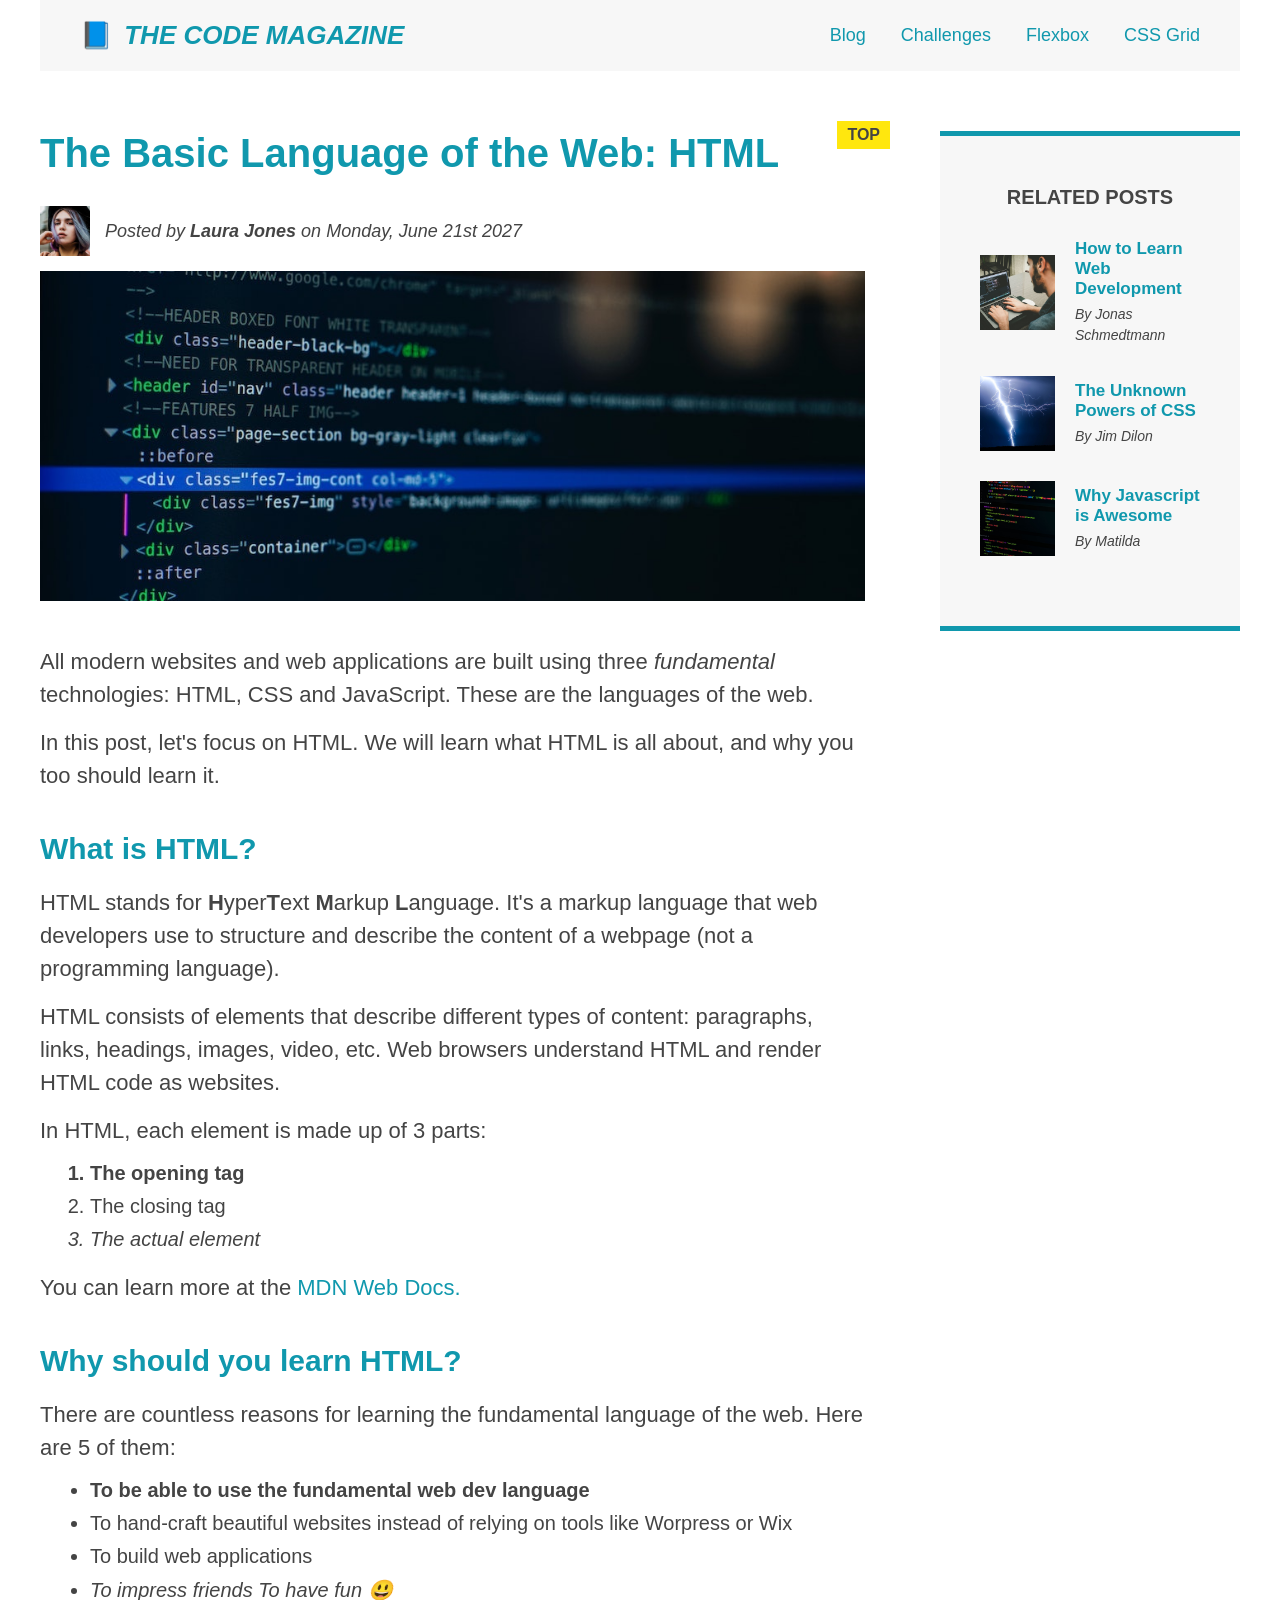
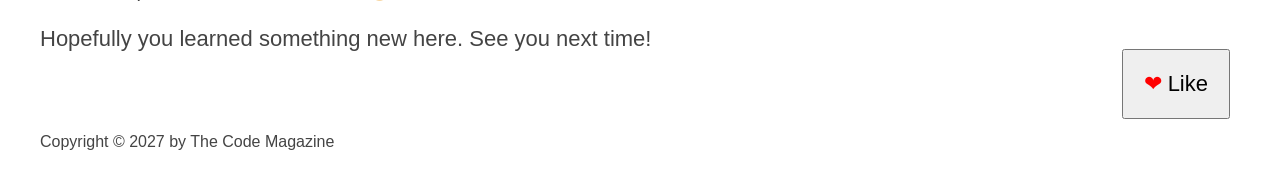
<file: index.html>
<!DOCTYPE html>
<html lang="en">
  <head>
    <meta charset="UTF-8" />
    <!-- external css: -->
    <link rel="stylesheet" href="style.css" />
    <title>The basic language of the web: HTML</title>
    <!-- internal css:
    <style>
      h1 {
        color: blue;
      }
    </style> -->
  </head>
  <body>
    <!-- <h1>The basic language of the web: HTML</h1>
    <h2>The basic language of the web: HTML</h2>
    <h3>The basic language of the web: HTML</h3>
    <h4>The basic language of the web: HTML</h4>
    <h5>The basic language of the web: HTML</h5>
    <h6>The basic language of the web: HTML</h6> -->

    <div class="container">
      <header class="main-header clearfix">
        <!-- inline css (not a good practice): 
      <h1 style="color: blue;">📘 The Code Magazine</h1> -->
        <h1>📘 The Code Magazine</h1>

        <nav>
          <a href="blog.html">Blog</a>
          <a href="#">Challenges</a>
          <a href="flexbox.html">Flexbox</a>
          <a href="css-grid.html">CSS Grid</a>
        </nav>

        <!-- <div class="clear"></div> -->
      </header>
      <!-- ONLY NECESSARY TO FLEXBOX -->
      <!-- <div class="row"> -->
      <article>
        <header class="post-header">
          <h2>The Basic Language of the Web: HTML</h2>

          <div class="author-box">
            <img
              src="./img/laura-jones.jpg"
              alt="Headshot of Laura Jones"
              width="50px"
              height="50px"
              class="author-image"
            />

            <p id="author" class="author">
              Posted by <strong>Laura Jones</strong> on Monday, June 21st 2027
            </p>
          </div>
          <img
            src="./img/post-img.jpg"
            alt="HTML code on a screen"
            width="500px"
            height="200px"
            class="post-image"
          />
          <button>❤ Like</button>
        </header>

        <p>
          All modern websites and web applications are built using three
          <em>fundamental</em>
          technologies: HTML, CSS and JavaScript. These are the languages of the
          web.
        </p>
        <p>
          In this post, let's focus on HTML. We will learn what HTML is all
          about, and why you too should learn it.
        </p>

        <h3>What is HTML?</h3>

        <p>
          HTML stands for
          <strong>H</strong>yper<strong>T</strong>ext <strong>M</strong>arkup
          <strong>L</strong>anguage. It's a markup language that web developers
          use to structure and describe the content of a webpage (not a
          programming language).
        </p>
        <p>
          HTML consists of elements that describe different types of content:
          paragraphs, links, headings, images, video, etc. Web browsers
          understand HTML and render HTML code as websites.
        </p>
        <p>In HTML, each element is made up of 3 parts:</p>

        <ol>
          <li>The opening tag</li>
          <li>The closing tag</li>
          <li>The actual element</li>
        </ol>

        <p>
          You can learn more at the
          <a
            href="https://developer.mozilla.org/pt-BR/docs/Web/HTML"
            target="_blank"
            >MDN Web Docs.</a
          >
        </p>

        <h3>Why should you learn HTML?</h3>

        <p>
          There are countless reasons for learning the fundamental language of
          the web. Here are 5 of them:
        </p>

        <ul>
          <li>To be able to use the fundamental web dev language</li>
          <li>
            To hand-craft beautiful websites instead of relying on tools like
            Worpress or Wix
          </li>
          <li>To build web applications</li>
          <li>To impress friends To have fun 😃</li>
        </ul>

        <p>Hopefully you learned something new here. See you next time!</p>
      </article>

      <aside>
        <h4>Related posts</h4>
        <ul class="related">
          <li class="related-post">
            <img
              src="./img/related-1.jpg"
              alt="Picture of a man typing on his computer"
              width="75px"
            />
            <div>
              <a href="#" class="related-link">How to Learn Web Development</a>
              <p class="related-author">By Jonas Schmedtmann</p>
            </div>
          </li>
          <li class="related-post">
            <img
              src="./img/related-2.jpg"
              alt="Lightning picture"
              width="75px"
            />
            <div>
              <a href="#" class="related-link">The Unknown Powers of CSS</a>
              <p class="related-author">By Jim Dilon</p>
            </div>
          </li>
          <li class="related-post">
            <img
              src="./img/related-3.jpg"
              alt="JavaScript code on a computer screen"
              width="75px"
            />
            <div>
              <a href="#" class="related-link">Why Javascript is Awesome</a>
              <p class="related-author">By Matilda</p>
            </div>
          </li>
        </ul>
      </aside>
      <!-- </div> -->
      <footer>
        <p id="copyright">Copyright &copy; 2027 by The Code Magazine</p>
      </footer>
    </div>
  </body>
</html>
</file>
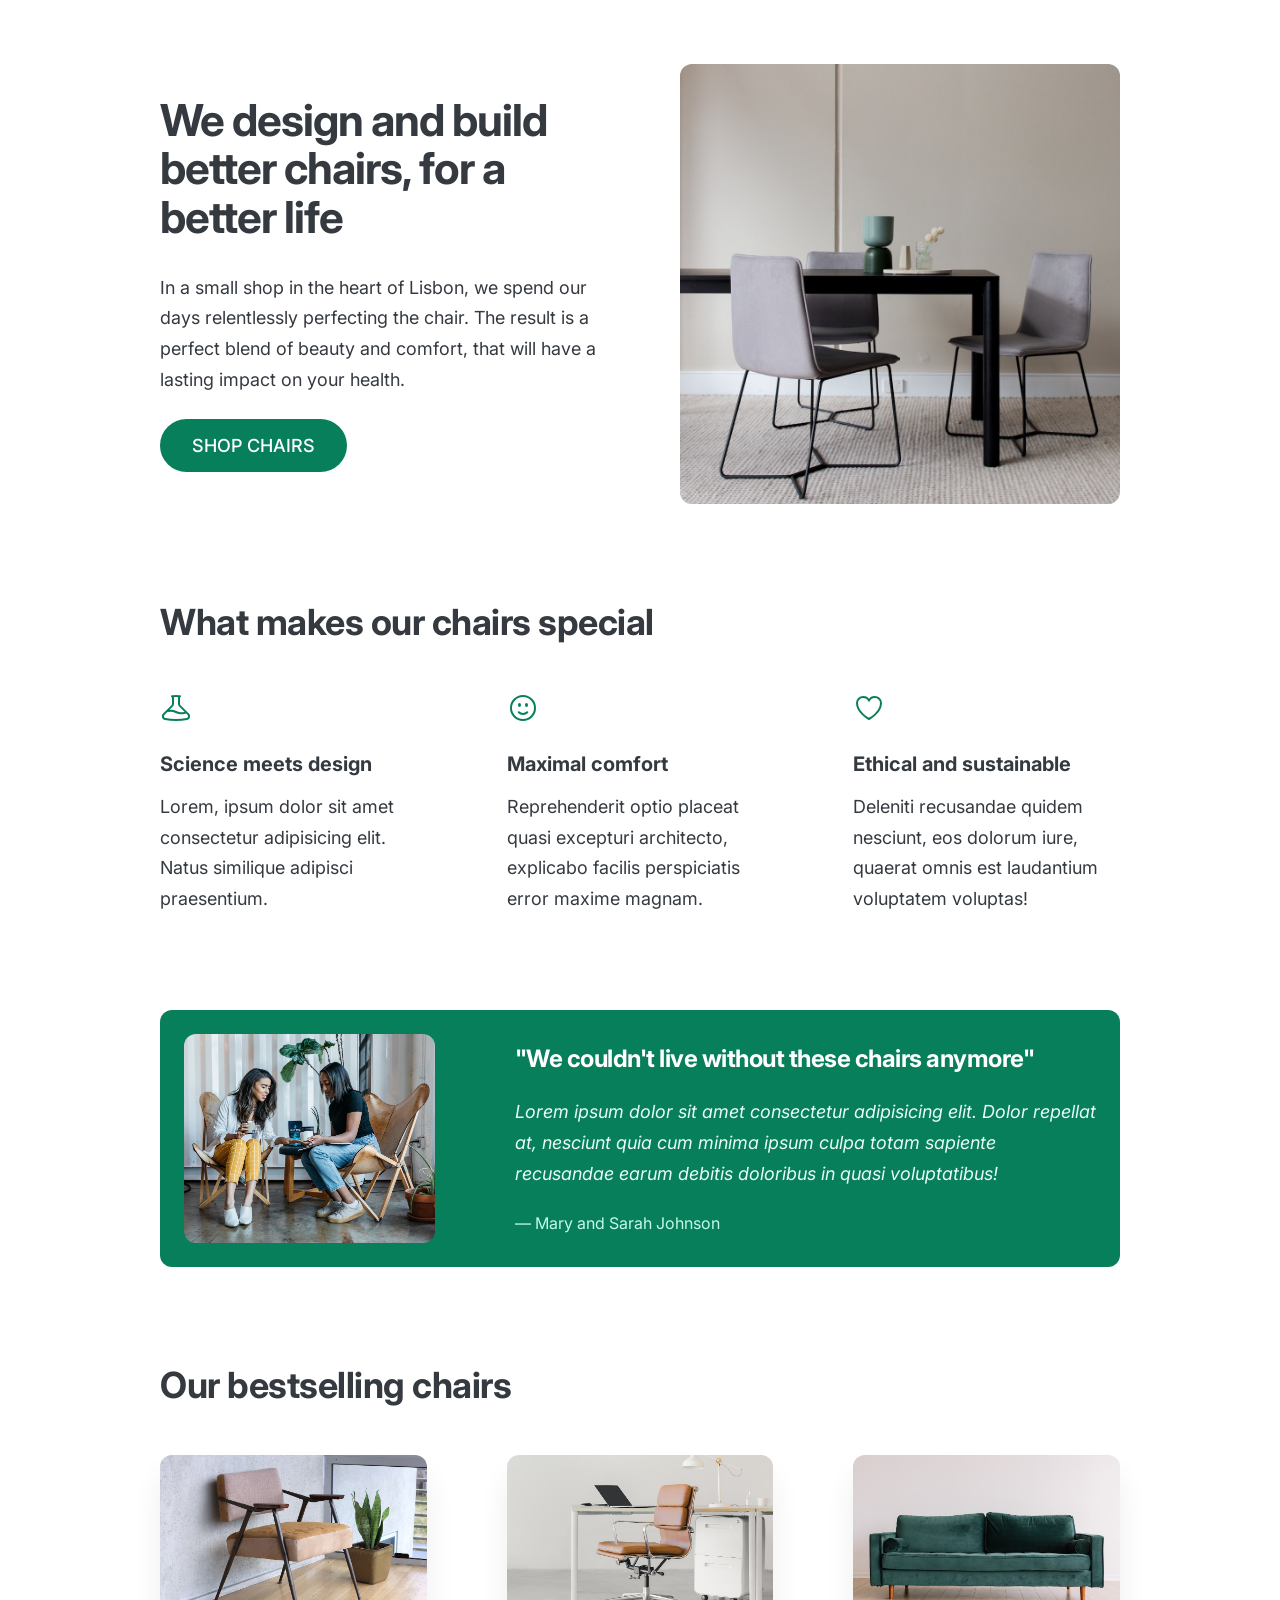
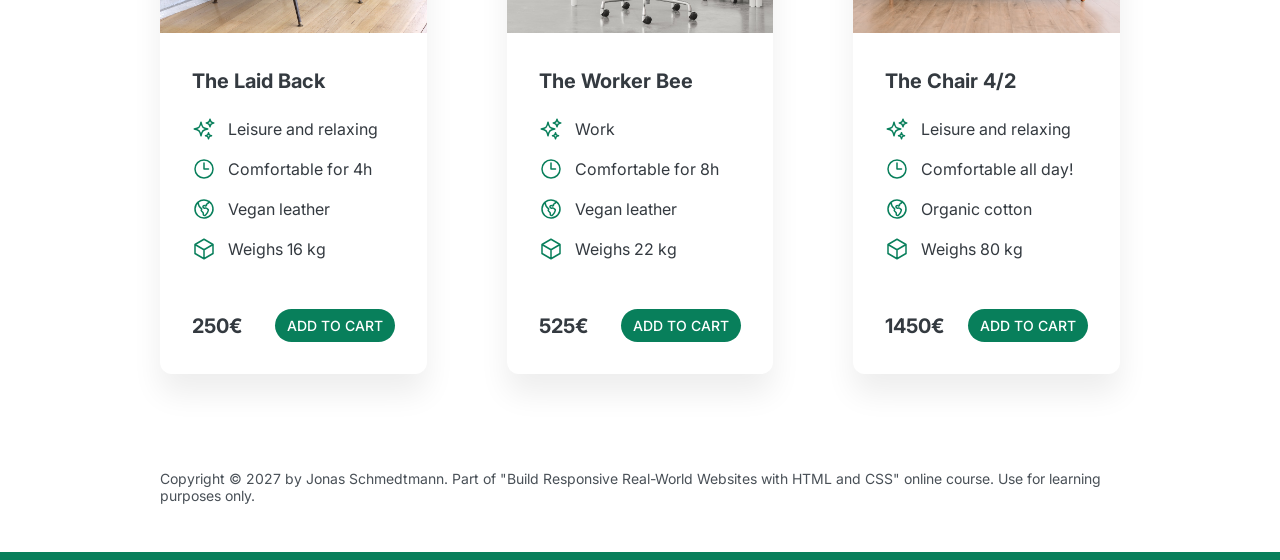
<file: design/index.html>
<!DOCTYPE html>
<html lang="en">
  <head>
    <meta charset="UTF-8" />
    <meta http-equiv="X-UA-Compatible" content="IE=edge" />
    <meta name="viewport" content="width=device-width, initial-scale=1.0" />
    <link rel="preconnect" href="https://fonts.googleapis.com" />
    <link rel="preconnect" href="https://fonts.gstatic.com" crossorigin />
    <link
      href="https://fonts.googleapis.com/css2?family=Inter:wght@400;500;700&display=swap"
      rel="stylesheet"
    />
    <link rel="stylesheet" href="style.css" />
    <title>Lisbon Chair Shop</title>
  </head>
  <body>
    <div class="container">
      <header>
        <div class="header-text-box">
          <h1>We design and build better chairs, for a better life</h1>
          <p class="header-text">
            In a small shop in the heart of Lisbon, we spend our days
            relentlessly perfecting the chair. The result is a perfect blend of
            beauty and comfort, that will have a lasting impact on your health.
          </p>
          <a class="btn btn--big" href="#">Shop chairs</a>
        </div>
        <img src="hero.jpg" alt="Photo" />
      </header>

      <section>
        <h2>What makes our chairs special</h2>
        <div class="grid-3-cols">
          <div>
            <svg
              xmlns="http://www.w3.org/2000/svg"
              fill="none"
              viewBox="0 0 24 24"
              stroke-width="1.5"
              stroke="currentColor"
              class="features-icon"
            >
              <path
                stroke-linecap="round"
                stroke-linejoin="round"
                d="M9.75 3.104v5.714a2.25 2.25 0 0 1-.659 1.591L5 14.5M9.75 3.104c-.251.023-.501.05-.75.082m.75-.082a24.301 24.301 0 0 1 4.5 0m0 0v5.714c0 .597.237 1.17.659 1.591L19.8 15.3M14.25 3.104c.251.023.501.05.75.082M19.8 15.3l-1.57.393A9.065 9.065 0 0 1 12 15a9.065 9.065 0 0 0-6.23-.693L5 14.5m14.8.8 1.402 1.402c1.232 1.232.65 3.318-1.067 3.611A48.309 48.309 0 0 1 12 21c-2.773 0-5.491-.235-8.135-.687-1.718-.293-2.3-2.379-1.067-3.61L5 14.5"
              />
            </svg>
            <p class="features-title"><strong>Science meets design</strong></p>
            <p class="features-text">
              Lorem, ipsum dolor sit amet consectetur adipisicing elit. Natus
              similique adipisci praesentium.
            </p>
          </div>

          <div>
            <svg
              xmlns="http://www.w3.org/2000/svg"
              fill="none"
              viewBox="0 0 24 24"
              stroke-width="1.5"
              stroke="currentColor"
              class="features-icon"
            >
              <path
                stroke-linecap="round"
                stroke-linejoin="round"
                d="M15.182 15.182a4.5 4.5 0 0 1-6.364 0M21 12a9 9 0 1 1-18 0 9 9 0 0 1 18 0ZM9.75 9.75c0 .414-.168.75-.375.75S9 10.164 9 9.75 9.168 9 9.375 9s.375.336.375.75Zm-.375 0h.008v.015h-.008V9.75Zm5.625 0c0 .414-.168.75-.375.75s-.375-.336-.375-.75.168-.75.375-.75.375.336.375.75Zm-.375 0h.008v.015h-.008V9.75Z"
              />
            </svg>
            <p class="features-title">
              <strong>Maximal comfort</strong>
            </p>
            <p class="features-text">
              Reprehenderit optio placeat quasi excepturi architecto, explicabo
              facilis perspiciatis error maxime magnam.
            </p>
          </div>

          <div>
            <svg
              xmlns="http://www.w3.org/2000/svg"
              fill="none"
              viewBox="0 0 24 24"
              stroke-width="1.5"
              stroke="currentColor"
              class="features-icon"
            >
              <path
                stroke-linecap="round"
                stroke-linejoin="round"
                d="M21 8.25c0-2.485-2.099-4.5-4.688-4.5-1.935 0-3.597 1.126-4.312 2.733-.715-1.607-2.377-2.733-4.313-2.733C5.1 3.75 3 5.765 3 8.25c0 7.22 9 12 9 12s9-4.78 9-12Z"
              />
            </svg>
            <p class="features-title">
              <strong>Ethical and sustainable</strong>
            </p>
            <p class="features-text">
              Deleniti recusandae quidem nesciunt, eos dolorum iure, quaerat
              omnis est laudantium voluptatem voluptas!
            </p>
          </div>
        </div>
      </section>

      <section class="testimonial-section">
        <div class="grid-3-cols">
          <img src="customers.jpg" alt="People sitting on chairs" />
          <div class="testimonial-box">
            <h2>"We couldn't live without these chairs anymore"</h2>
            <blockquote class="testimonial-text">
              Lorem ipsum dolor sit amet consectetur adipisicing elit. Dolor
              repellat at, nesciunt quia cum minima ipsum culpa totam sapiente
              recusandae earum debitis doloribus in quasi voluptatibus!
            </blockquote>
            <p class="testimonial-author">&mdash; Mary and Sarah Johnson</p>
          </div>
        </div>
      </section>

      <section>
        <h2>Our bestselling chairs</h2>
        <div class="grid-3-cols">
          <figure class="chair">
            <img src="chair-1.jpg" alt="Chair" />
            <div class="chair-box">
              <h3>The Laid Back</h3>
              <ul class="chair-details">
                <li>
                  <svg
                    xmlns="http://www.w3.org/2000/svg"
                    fill="none"
                    viewBox="0 0 24 24"
                    stroke-width="1.5"
                    stroke="currentColor"
                    class="chair-icon"
                  >
                    <path
                      stroke-linecap="round"
                      stroke-linejoin="round"
                      d="M9.813 15.904 9 18.75l-.813-2.846a4.5 4.5 0 0 0-3.09-3.09L2.25 12l2.846-.813a4.5 4.5 0 0 0 3.09-3.09L9 5.25l.813 2.846a4.5 4.5 0 0 0 3.09 3.09L15.75 12l-2.846.813a4.5 4.5 0 0 0-3.09 3.09ZM18.259 8.715 18 9.75l-.259-1.035a3.375 3.375 0 0 0-2.455-2.456L14.25 6l1.036-.259a3.375 3.375 0 0 0 2.455-2.456L18 2.25l.259 1.035a3.375 3.375 0 0 0 2.456 2.456L21.75 6l-1.035.259a3.375 3.375 0 0 0-2.456 2.456ZM16.894 20.567 16.5 21.75l-.394-1.183a2.25 2.25 0 0 0-1.423-1.423L13.5 18.75l1.183-.394a2.25 2.25 0 0 0 1.423-1.423l.394-1.183.394 1.183a2.25 2.25 0 0 0 1.423 1.423l1.183.394-1.183.394a2.25 2.25 0 0 0-1.423 1.423Z"
                    />
                  </svg>

                  <!-- Span is a generic INLINE text element, it doesn't have any meaning. It's like a div element, but inline -->
                  <span>Leisure and relaxing</span>
                </li>
                <li>
                  <svg
                    xmlns="http://www.w3.org/2000/svg"
                    fill="none"
                    viewBox="0 0 24 24"
                    stroke-width="1.5"
                    stroke="currentColor"
                    class="chair-icon"
                  >
                    <path
                      stroke-linecap="round"
                      stroke-linejoin="round"
                      d="M12 6v6h4.5m4.5 0a9 9 0 1 1-18 0 9 9 0 0 1 18 0Z"
                    />
                  </svg>

                  <span>Comfortable for 4h</span>
                </li>
                <li>
                  <svg
                    xmlns="http://www.w3.org/2000/svg"
                    fill="none"
                    viewBox="0 0 24 24"
                    stroke-width="1.5"
                    stroke="currentColor"
                    class="chair-icon"
                  >
                    <path
                      stroke-linecap="round"
                      stroke-linejoin="round"
                      d="m6.115 5.19.319 1.913A6 6 0 0 0 8.11 10.36L9.75 12l-.387.775c-.217.433-.132.956.21 1.298l1.348 1.348c.21.21.329.497.329.795v1.089c0 .426.24.815.622 1.006l.153.076c.433.217.956.132 1.298-.21l.723-.723a8.7 8.7 0 0 0 2.288-4.042 1.087 1.087 0 0 0-.358-1.099l-1.33-1.108c-.251-.21-.582-.299-.905-.245l-1.17.195a1.125 1.125 0 0 1-.98-.314l-.295-.295a1.125 1.125 0 0 1 0-1.591l.13-.132a1.125 1.125 0 0 1 1.3-.21l.603.302a.809.809 0 0 0 1.086-1.086L14.25 7.5l1.256-.837a4.5 4.5 0 0 0 1.528-1.732l.146-.292M6.115 5.19A9 9 0 1 0 17.18 4.64M6.115 5.19A8.965 8.965 0 0 1 12 3c1.929 0 3.716.607 5.18 1.64"
                    />
                  </svg>

                  <span>Vegan leather</span>
                </li>
                <li>
                  <svg
                    xmlns="http://www.w3.org/2000/svg"
                    fill="none"
                    viewBox="0 0 24 24"
                    stroke-width="1.5"
                    stroke="currentColor"
                    class="chair-icon"
                  >
                    <path
                      stroke-linecap="round"
                      stroke-linejoin="round"
                      d="m21 7.5-9-5.25L3 7.5m18 0-9 5.25m9-5.25v9l-9 5.25M3 7.5l9 5.25M3 7.5v9l9 5.25m0-9v9"
                    />
                  </svg>

                  <span>Weighs 16 kg</span>
                </li>
              </ul>
              <div class="chair-price">
                <strong>250€</strong>
                <a href="#" class="btn btn--small">Add to cart</a>
              </div>
            </div>
          </figure>

          <figure class="chair">
            <img src="chair-2.jpg" alt="Chair" />
            <div class="chair-box">
              <h3>The Worker Bee</h3>
              <ul class="chair-details">
                <li>
                  <svg
                    xmlns="http://www.w3.org/2000/svg"
                    fill="none"
                    viewBox="0 0 24 24"
                    stroke-width="1.5"
                    stroke="currentColor"
                    class="chair-icon"
                  >
                    <path
                      stroke-linecap="round"
                      stroke-linejoin="round"
                      d="M9.813 15.904 9 18.75l-.813-2.846a4.5 4.5 0 0 0-3.09-3.09L2.25 12l2.846-.813a4.5 4.5 0 0 0 3.09-3.09L9 5.25l.813 2.846a4.5 4.5 0 0 0 3.09 3.09L15.75 12l-2.846.813a4.5 4.5 0 0 0-3.09 3.09ZM18.259 8.715 18 9.75l-.259-1.035a3.375 3.375 0 0 0-2.455-2.456L14.25 6l1.036-.259a3.375 3.375 0 0 0 2.455-2.456L18 2.25l.259 1.035a3.375 3.375 0 0 0 2.456 2.456L21.75 6l-1.035.259a3.375 3.375 0 0 0-2.456 2.456ZM16.894 20.567 16.5 21.75l-.394-1.183a2.25 2.25 0 0 0-1.423-1.423L13.5 18.75l1.183-.394a2.25 2.25 0 0 0 1.423-1.423l.394-1.183.394 1.183a2.25 2.25 0 0 0 1.423 1.423l1.183.394-1.183.394a2.25 2.25 0 0 0-1.423 1.423Z"
                    />
                  </svg>

                  <span>Work</span>
                </li>
                <li>
                  <svg
                    xmlns="http://www.w3.org/2000/svg"
                    fill="none"
                    viewBox="0 0 24 24"
                    stroke-width="1.5"
                    stroke="currentColor"
                    class="chair-icon"
                  >
                    <path
                      stroke-linecap="round"
                      stroke-linejoin="round"
                      d="M12 6v6h4.5m4.5 0a9 9 0 1 1-18 0 9 9 0 0 1 18 0Z"
                    />
                  </svg>

                  <span>Comfortable for 8h</span>
                </li>
                <li>
                  <svg
                    xmlns="http://www.w3.org/2000/svg"
                    fill="none"
                    viewBox="0 0 24 24"
                    stroke-width="1.5"
                    stroke="currentColor"
                    class="chair-icon"
                  >
                    <path
                      stroke-linecap="round"
                      stroke-linejoin="round"
                      d="m6.115 5.19.319 1.913A6 6 0 0 0 8.11 10.36L9.75 12l-.387.775c-.217.433-.132.956.21 1.298l1.348 1.348c.21.21.329.497.329.795v1.089c0 .426.24.815.622 1.006l.153.076c.433.217.956.132 1.298-.21l.723-.723a8.7 8.7 0 0 0 2.288-4.042 1.087 1.087 0 0 0-.358-1.099l-1.33-1.108c-.251-.21-.582-.299-.905-.245l-1.17.195a1.125 1.125 0 0 1-.98-.314l-.295-.295a1.125 1.125 0 0 1 0-1.591l.13-.132a1.125 1.125 0 0 1 1.3-.21l.603.302a.809.809 0 0 0 1.086-1.086L14.25 7.5l1.256-.837a4.5 4.5 0 0 0 1.528-1.732l.146-.292M6.115 5.19A9 9 0 1 0 17.18 4.64M6.115 5.19A8.965 8.965 0 0 1 12 3c1.929 0 3.716.607 5.18 1.64"
                    />
                  </svg>

                  <span>Vegan leather</span>
                </li>
                <li>
                  <svg
                    xmlns="http://www.w3.org/2000/svg"
                    fill="none"
                    viewBox="0 0 24 24"
                    stroke-width="1.5"
                    stroke="currentColor"
                    class="chair-icon"
                  >
                    <path
                      stroke-linecap="round"
                      stroke-linejoin="round"
                      d="m21 7.5-9-5.25L3 7.5m18 0-9 5.25m9-5.25v9l-9 5.25M3 7.5l9 5.25M3 7.5v9l9 5.25m0-9v9"
                    />
                  </svg>

                  <span>Weighs 22 kg</span>
                </li>
              </ul>
              <div class="chair-price">
                <strong>525€</strong>
                <a href="#" class="btn btn--small">Add to cart</a>
              </div>
            </div>
          </figure>

          <figure class="chair">
            <img src="chair-3.jpg" alt="Chair" />
            <div class="chair-box">
              <h3>The Chair 4/2</h3>
              <ul class="chair-details">
                <li>
                  <svg
                    xmlns="http://www.w3.org/2000/svg"
                    fill="none"
                    viewBox="0 0 24 24"
                    stroke-width="1.5"
                    stroke="currentColor"
                    class="chair-icon"
                  >
                    <path
                      stroke-linecap="round"
                      stroke-linejoin="round"
                      d="M9.813 15.904 9 18.75l-.813-2.846a4.5 4.5 0 0 0-3.09-3.09L2.25 12l2.846-.813a4.5 4.5 0 0 0 3.09-3.09L9 5.25l.813 2.846a4.5 4.5 0 0 0 3.09 3.09L15.75 12l-2.846.813a4.5 4.5 0 0 0-3.09 3.09ZM18.259 8.715 18 9.75l-.259-1.035a3.375 3.375 0 0 0-2.455-2.456L14.25 6l1.036-.259a3.375 3.375 0 0 0 2.455-2.456L18 2.25l.259 1.035a3.375 3.375 0 0 0 2.456 2.456L21.75 6l-1.035.259a3.375 3.375 0 0 0-2.456 2.456ZM16.894 20.567 16.5 21.75l-.394-1.183a2.25 2.25 0 0 0-1.423-1.423L13.5 18.75l1.183-.394a2.25 2.25 0 0 0 1.423-1.423l.394-1.183.394 1.183a2.25 2.25 0 0 0 1.423 1.423l1.183.394-1.183.394a2.25 2.25 0 0 0-1.423 1.423Z"
                    />
                  </svg>
                  <span>Leisure and relaxing</span>
                </li>
                <li>
                  <svg
                    xmlns="http://www.w3.org/2000/svg"
                    fill="none"
                    viewBox="0 0 24 24"
                    stroke-width="1.5"
                    stroke="currentColor"
                    class="chair-icon"
                  >
                    <path
                      stroke-linecap="round"
                      stroke-linejoin="round"
                      d="M12 6v6h4.5m4.5 0a9 9 0 1 1-18 0 9 9 0 0 1 18 0Z"
                    />
                  </svg>
                  <span>Comfortable all day!</span>
                </li>
                <li>
                  <svg
                    xmlns="http://www.w3.org/2000/svg"
                    fill="none"
                    viewBox="0 0 24 24"
                    stroke-width="1.5"
                    stroke="currentColor"
                    class="chair-icon"
                  >
                    <path
                      stroke-linecap="round"
                      stroke-linejoin="round"
                      d="m6.115 5.19.319 1.913A6 6 0 0 0 8.11 10.36L9.75 12l-.387.775c-.217.433-.132.956.21 1.298l1.348 1.348c.21.21.329.497.329.795v1.089c0 .426.24.815.622 1.006l.153.076c.433.217.956.132 1.298-.21l.723-.723a8.7 8.7 0 0 0 2.288-4.042 1.087 1.087 0 0 0-.358-1.099l-1.33-1.108c-.251-.21-.582-.299-.905-.245l-1.17.195a1.125 1.125 0 0 1-.98-.314l-.295-.295a1.125 1.125 0 0 1 0-1.591l.13-.132a1.125 1.125 0 0 1 1.3-.21l.603.302a.809.809 0 0 0 1.086-1.086L14.25 7.5l1.256-.837a4.5 4.5 0 0 0 1.528-1.732l.146-.292M6.115 5.19A9 9 0 1 0 17.18 4.64M6.115 5.19A8.965 8.965 0 0 1 12 3c1.929 0 3.716.607 5.18 1.64"
                    />
                  </svg>
                  <span>Organic cotton</span>
                </li>
                <li>
                  <svg
                    xmlns="http://www.w3.org/2000/svg"
                    fill="none"
                    viewBox="0 0 24 24"
                    stroke-width="1.5"
                    stroke="currentColor"
                    class="chair-icon"
                  >
                    <path
                      stroke-linecap="round"
                      stroke-linejoin="round"
                      d="m21 7.5-9-5.25L3 7.5m18 0-9 5.25m9-5.25v9l-9 5.25M3 7.5l9 5.25M3 7.5v9l9 5.25m0-9v9"
                    />
                  </svg>
                  <span>Weighs 80 kg</span>
                </li>
              </ul>
              <div class="chair-price">
                <strong>1450€</strong>
                <a href="#" class="btn btn--small">Add to cart</a>
              </div>
            </div>
          </figure>
        </div>
      </section>

      <footer>
        Copyright &copy; 2027 by Jonas Schmedtmann. Part of "Build Responsive
        Real-World Websites with HTML and CSS" online course. Use for learning
        purposes only.
      </footer>
    </div>
  </body>
</html>
</file>
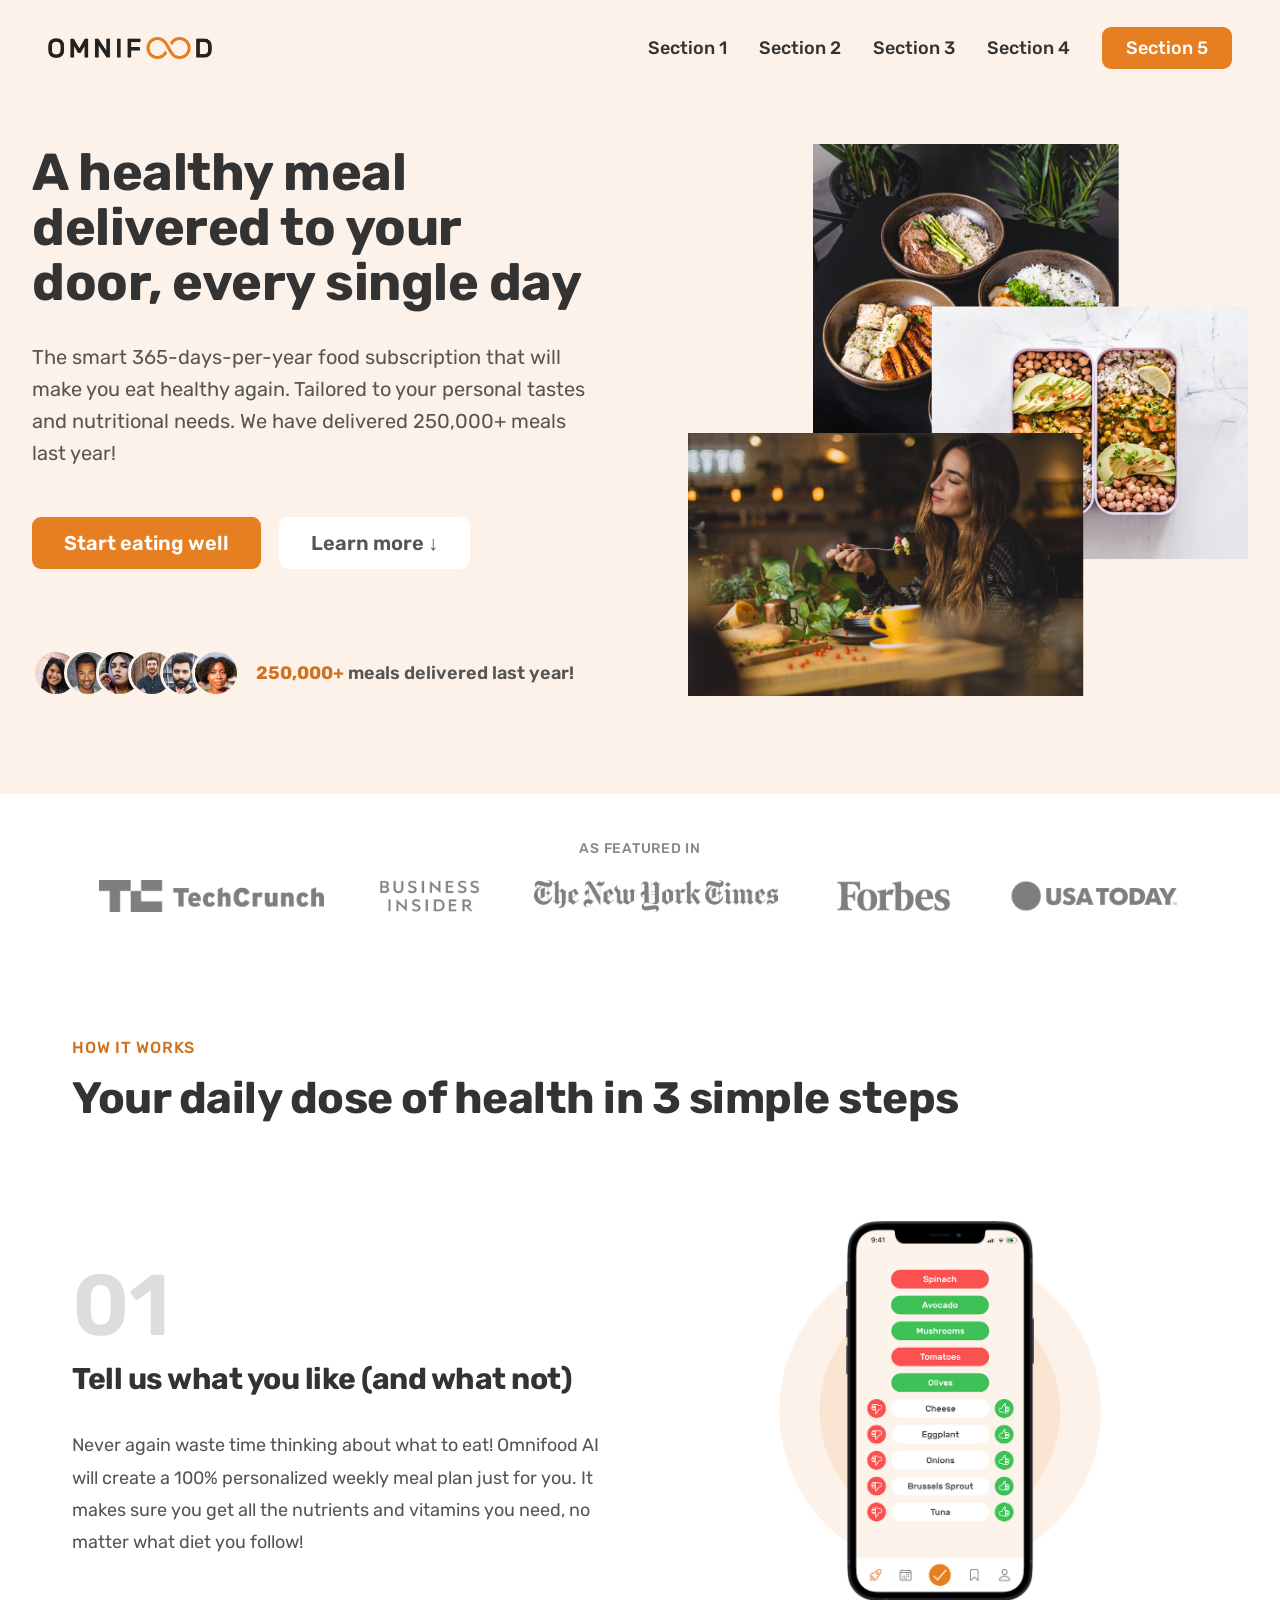
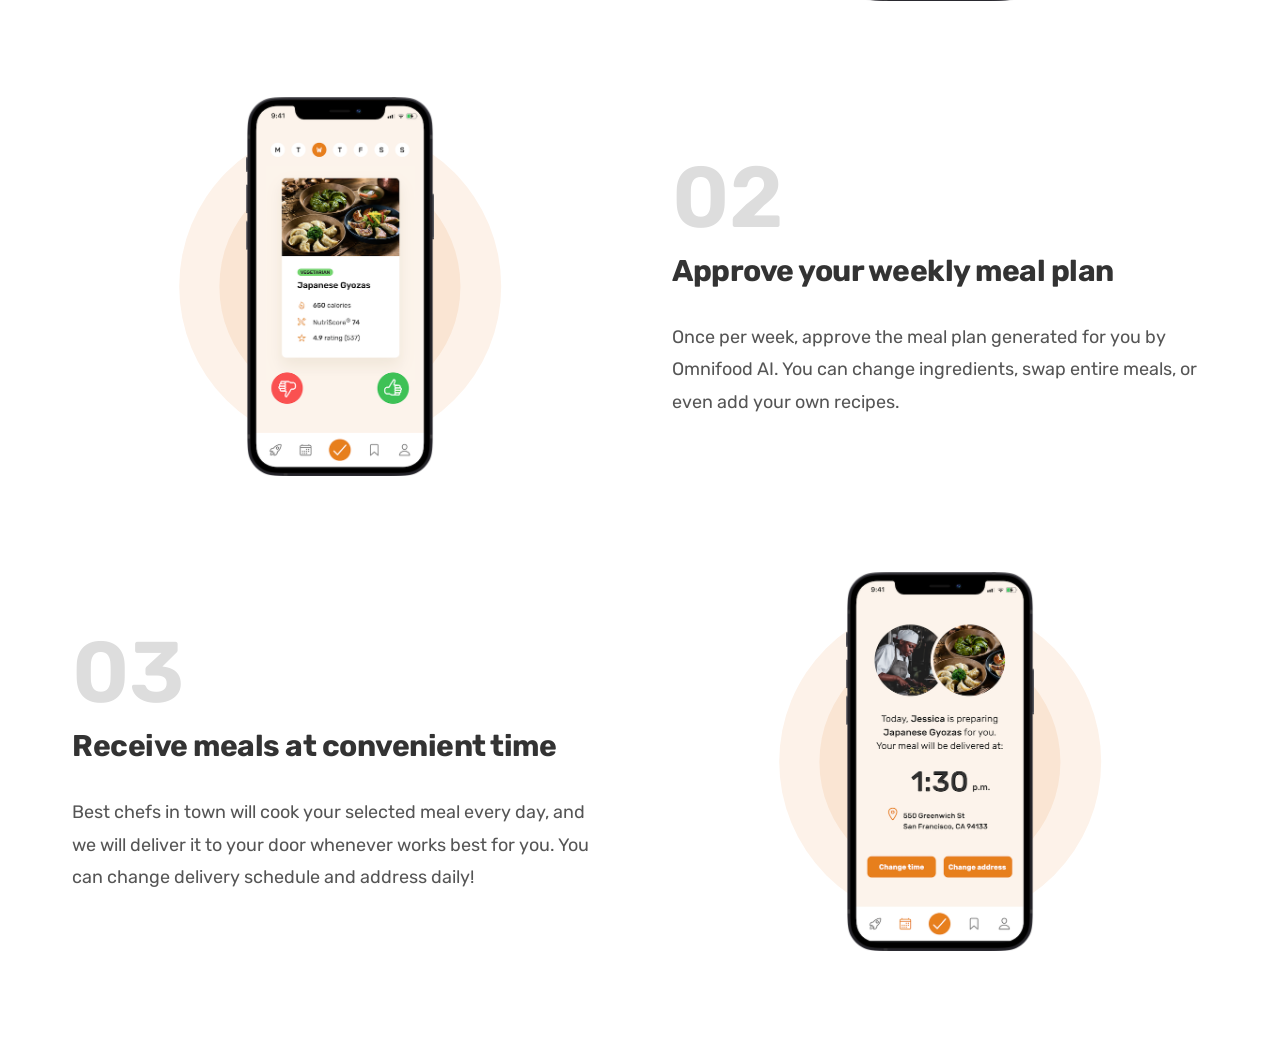
<file: omnifood/index.html>
<!DOCTYPE html>
<html lang="en">
  <head>
    <meta charset="UTF-8" />
    <meta name="viewport" content="width=device-width, initial-scale=1.0" />
    <link rel="preconnect" href="https://fonts.googleapis.com" />
    <link rel="preconnect" href="https://fonts.gstatic.com" crossorigin />
    <link rel="preconnect" href="https://fonts.googleapis.com" />
    <link rel="preconnect" href="https://fonts.gstatic.com" crossorigin />
    <link
      href="https://fonts.googleapis.com/css2?family=Inter:wght@100..900&family=Rubik:ital,wght@0,300..900;1,300..900&display=swap"
      rel="stylesheet"
    />
    <link rel="stylesheet" href="./css/general.css" />
    <link rel="stylesheet" href="./css/style.css" />
    <title>Omnifood</title>
  </head>
  <body>
    <header class="header">
      <img src="img/omnifood-logo.png" alt="Omnifood logo" class="logo" />
      <nav class="main-nav">
        <ul class="main-nav-list">
          <li>
            <a class="main-nav-link" href="#">Section 1</a>
          </li>
          <li>
            <a class="main-nav-link" href="#">Section 2</a>
          </li>
          <li>
            <a class="main-nav-link" href="#">Section 3</a>
          </li>
          <li>
            <a class="main-nav-link" href="#">Section 4</a>
          </li>
          <li>
            <a class="main-nav-link nav-cta" href="#">Section 5</a>
          </li>
        </ul>
      </nav>
    </header>

    <main>
      <section class="section-hero">
        <div class="hero">
          <div class="hero-text-box">
            <h1 class="heading-primary">
              A healthy meal delivered to your door, every single day
            </h1>
            <p class="hero-description">
              The smart 365-days-per-year food subscription that will make you
              eat healthy again. Tailored to your personal tastes and
              nutritional needs. We have delivered 250,000+ meals last year!
            </p>
            <a href="#" class="btn btn--full margin-right-sm"
              >Start eating well</a
            >
            <a href="#" class="btn btn--outline">Learn more &darr;</a>
            <div class="delivered-meals">
              <div class="delivered-images">
                <img src="img/customers/customer-1.jpg" alt="Customer photo" />
                <img src="img/customers/customer-2.jpg" alt="Customer photo" />
                <img src="img/customers/customer-3.jpg" alt="Customer photo" />
                <img src="img/customers/customer-4.jpg" alt="Customer photo" />
                <img src="img/customers/customer-5.jpg" alt="Customer photo" />
                <img src="img/customers/customer-6.jpg" alt="Customer photo" />
              </div>
              <p class="delivered-text">
                <span>250,000+</span> meals delivered last year!
              </p>
            </div>
          </div>
          <div class="hero-image-box">
            <img
              src="img/hero.png"
              class="hero-img"
              alt="Woman enjoying food, meals in storage container, and food bowls on a table"
            />
          </div>
        </div>
      </section>

      <section class="section-featured">
        <div class="container">
          <h2 class="heading-featured-in">As featured in</h2>
          <div class="logos">
            <img src="img/logos/techcrunch.png" alt="Techcrunch logo" />
            <img
              src="img/logos/business-insider.png"
              alt="Business Insider logo"
            />
            <img
              src="img/logos/the-new-york-times.png"
              alt="New York Times logo"
            />
            <img src="img/logos/forbes.png" alt="Forbes logo" />
            <img src="img/logos/usa-today.png" alt="USA Today logo" />
          </div>
        </div>
      </section>

      <section class="section-how">
        <!-- STEP 01 -->

        <div class="container">
          <span class="subheading">How it works</span>
          <h2 class="heading-secondary">
            Your daily dose of health in 3 simple steps
          </h2>
        </div>
        <div class="container grid grid--2-cols grid--center-v">
          <div class="step-text-box">
            <p class="step-number">01</p>
            <h3 class="heading-tertiary">
              Tell us what you like (and what not)
            </h3>
            <p class="step-description">
              Never again waste time thinking about what to eat! Omnifood AI
              will create a 100% personalized weekly meal plan just for you. It
              makes sure you get all the nutrients and vitamins you need, no
              matter what diet you follow!
            </p>
          </div>

          <div class="step-image-box">
            <img
              src="img/app/app-screen-1.png"
              class="step-image"
              alt="iPhone app preferences selection screen"
            />
          </div>

          <!-- STEP 02 -->

          <div class="step-image-box">
            <img
              src="img/app/app-screen-2.png"
              class="step-image"
              alt="iPhone app meal approving plan screen"
            />
          </div>

          <div class="step-text-box">
            <p class="step-number">02</p>
            <h3 class="heading-tertiary">Approve your weekly meal plan</h3>
            <p class="step-description">
              Once per week, approve the meal plan generated for you by Omnifood
              AI. You can change ingredients, swap entire meals, or even add
              your own recipes.
            </p>
          </div>

          <!-- STEP 03 -->

          <div class="step-text-box">
            <p class="step-number">03</p>
            <h3 class="heading-tertiary">Receive meals at convenient time</h3>
            <p class="step-description">
              Best chefs in town will cook your selected meal every day, and we
              will deliver it to your door whenever works best for you. You can
              change delivery schedule and address daily!
            </p>
          </div>

          <div class="step-image-box">
            <img
              src="img/app/app-screen-3.png"
              class="step-image"
              alt="iPhone app delivery screen"
            />
          </div>
        </div>
      </section>
    </main>
  </body>
</html>
</file>
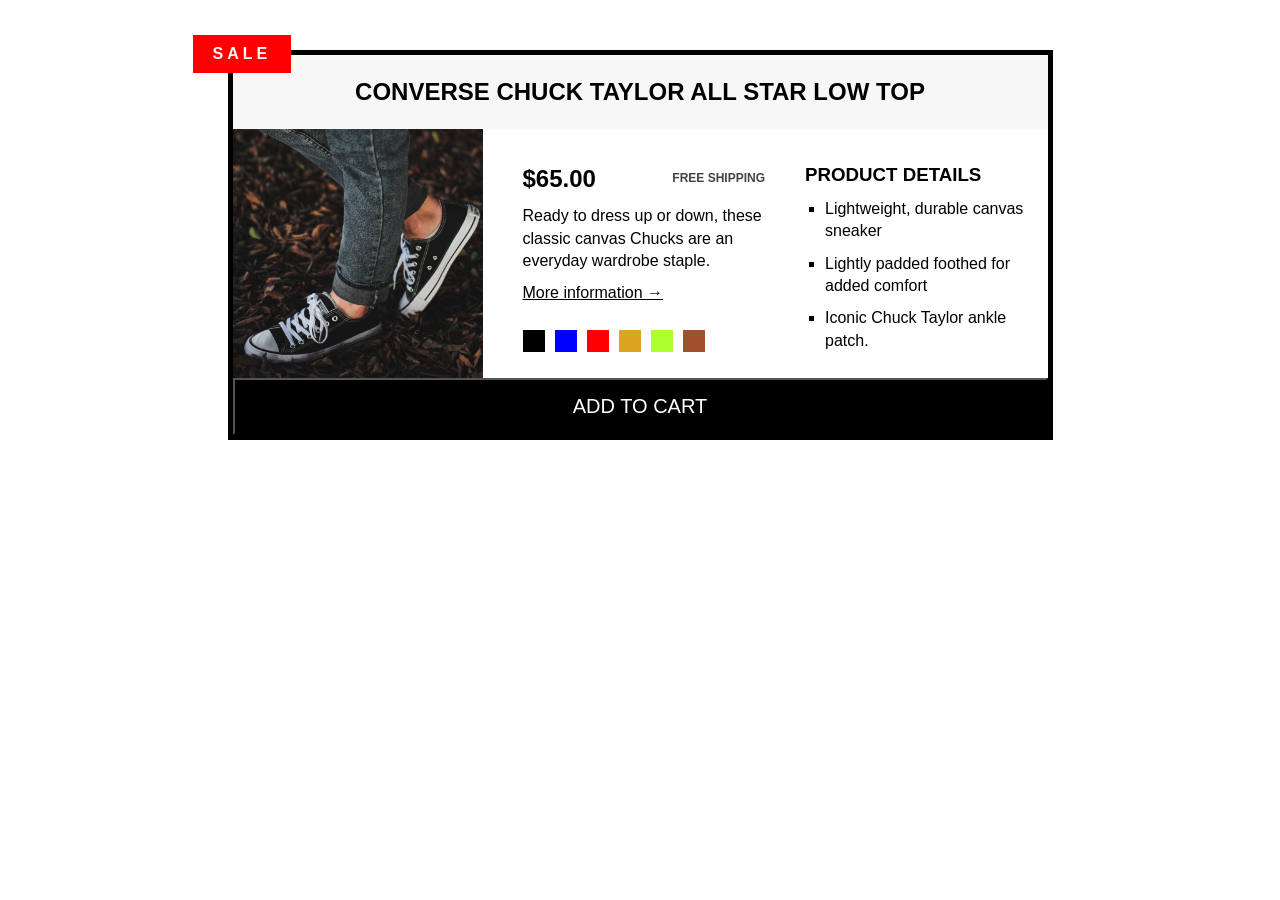
<file: allstar.html>
<!DOCTYPE html>
<html lang="en">
  <head>
    <meta charset="UTF-8" />
    <meta name="viewport" content="width=device-width, initial-scale=1.0" />
    <link rel="stylesheet" href="style-allstar.css" />
    <title>Document</title>
  </head>
  <body>
    <div class="container">
      <article>
        <h2 class="sneaker-title">Converse Chuck Taylor All Star Low Top</h2>

        <p class="sale">SALE</p>

        <div class="shoe-img">
          <img
            src="./img/challenges.jpg"
            alt="All star sneaker image"
            width="250"
          />
        </div>

        <div class="shoe-info">
          <div class="price-shipping">
            <p class="price"><strong>$65.00</strong></p>
            <p class="shipping">Free shipping</p>
          </div>

          <p class="product-info">
            Ready to dress up or down, these classic canvas Chucks are an
            everyday wardrobe staple.
          </p>

          <a class="more-information" href="#">More information &rarr;</a>

          <ol class="color-boxes">
            <li class="black-box"></li>
            <li class="blue-box"></li>
            <li class="red-box"></li>
            <li class="yellow-box"></li>
            <li class="green-box"></li>
            <li class="brown-box"></li>
          </ol>
        </div>

        <div class="details">
          <h3>Product details</h3>

          <ul>
            <li>Lightweight, durable canvas sneaker</li>
            <li>Lightly padded foothed for added comfort</li>
            <li>Iconic Chuck Taylor ankle patch.</li>
          </ul>
        </div>
        <button class="btn">Add to cart</button>
      </article>
    </div>
  </body>
</html>
</file>
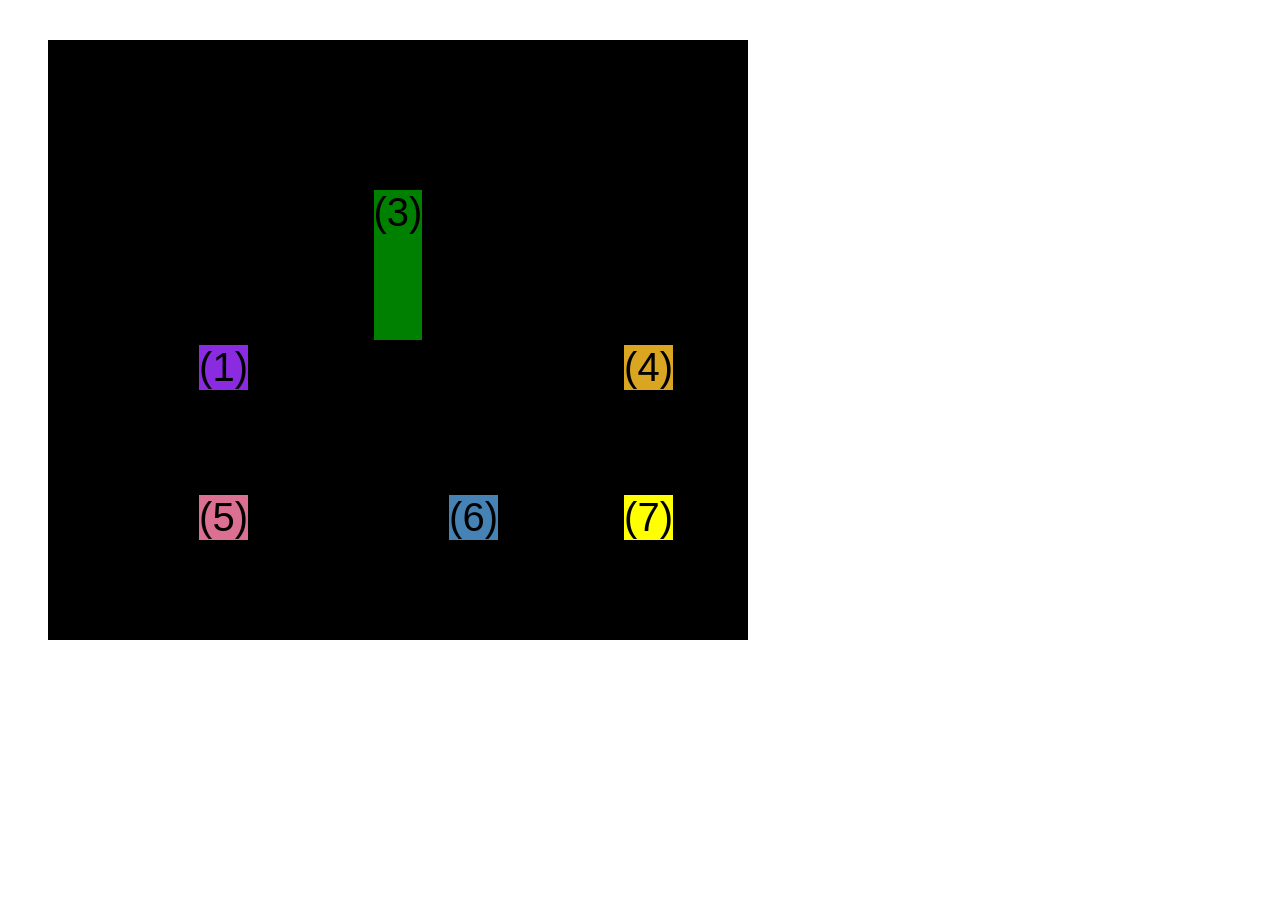
<file: css-grid.html>
<!DOCTYPE html>
<html lang="en">
  <head>
    <meta charset="UTF-8" />
    <meta http-equiv="X-UA-Compatible" content="IE=edge" />
    <meta name="viewport" content="width=device-width, initial-scale=1.0" />
    <title>CSS Grid</title>
    <style>
      .el--1 {
        background-color: blueviolet;
      }
      .el--2 {
        background-color: orangered;
      }
      .el--3 {
        background-color: green;
        height: 150px;
      }
      .el--4 {
        background-color: goldenrod;
      }
      .el--5 {
        background-color: palevioletred;
      }
      .el--6 {
        background-color: steelblue;
      }
      .el--7 {
        background-color: yellow;
      }
      .el--8 {
        background-color: crimson;
      }

      .container--1 {
        /* STARTER */

        font-family: sans-serif;
        background-color: #ddd;
        font-size: 30px;
        margin: 40px;

        /* CSS GRID */

        display: grid;
        /* grid-template-columns: 200px 200px 1fr 1fr;
        grid-template-columns: 1fr 1fr 1fr auto; */
        /* grid-template-rows: 300px 200px; */

        grid-template-columns: repeat(4, 1fr);
        grid-template-rows: 1fr 1fr;
        /* height: 500px; */

        /* gap: 30px; */

        column-gap: 20px;
        row-gap: 40px;
        display: none;
      }

      .el--8 {
        grid-column: 2 / 3;
        /* grid-row: 1 / span 2; */
        grid-row: 1 / 2;
      }

      .el--2 {
        /* grid-column: 1 / 4; */
        /* grid-column: 1 / span 4; */
        grid-column: 1 / -1;
        grid-row: 2;
      }

      /* .el--6 {
        grid-row: 3 / 5;
      } */

      .container--2 {
        /* STARTER */
        font-family: sans-serif;
        background-color: black;
        font-size: 40px;
        margin: 40px;

        width: 700px;
        height: 600px;

        /* CSS GRID */
        display: grid;
        grid-template-columns: 125px 200px 125px;
        grid-template-rows: 250px 100px;
        gap: 50px;

        /* Aligning tracks inside container : distribute empty space  */

        justify-content: center;
        /* justify-content: space-between; */
        align-content: center;

        /* Aligning items inside cells: moving items  around inside cells*/

        align-items: end;
        justify-items: end;
      }

      .el--3 {
        align-self: center;
        justify-self: center;
      }
    </style>
  </head>
  <body>
    <div class="container--1">
      <div class="el el--1">(1) HTML</div>
      <div class="el el--2">(2) and</div>
      <div class="el el--3">(3) CSS</div>
      <div class="el el--4">(4) are</div>
      <div class="el el--5">(5) amazing</div>
      <div class="el el--6">(6) languages</div>
      <!-- <div class="el el--7">(7) to</div> -->
      <div class="el el--8">(8) learn</div>
    </div>

    <div class="container--2">
      <div class="el el--1">(1)</div>
      <div class="el el--3">(3)</div>
      <div class="el el--4">(4)</div>
      <div class="el el--5">(5)</div>
      <div class="el el--6">(6)</div>
      <div class="el el--7">(7)</div>
    </div>
  </body>
</html>
</file>
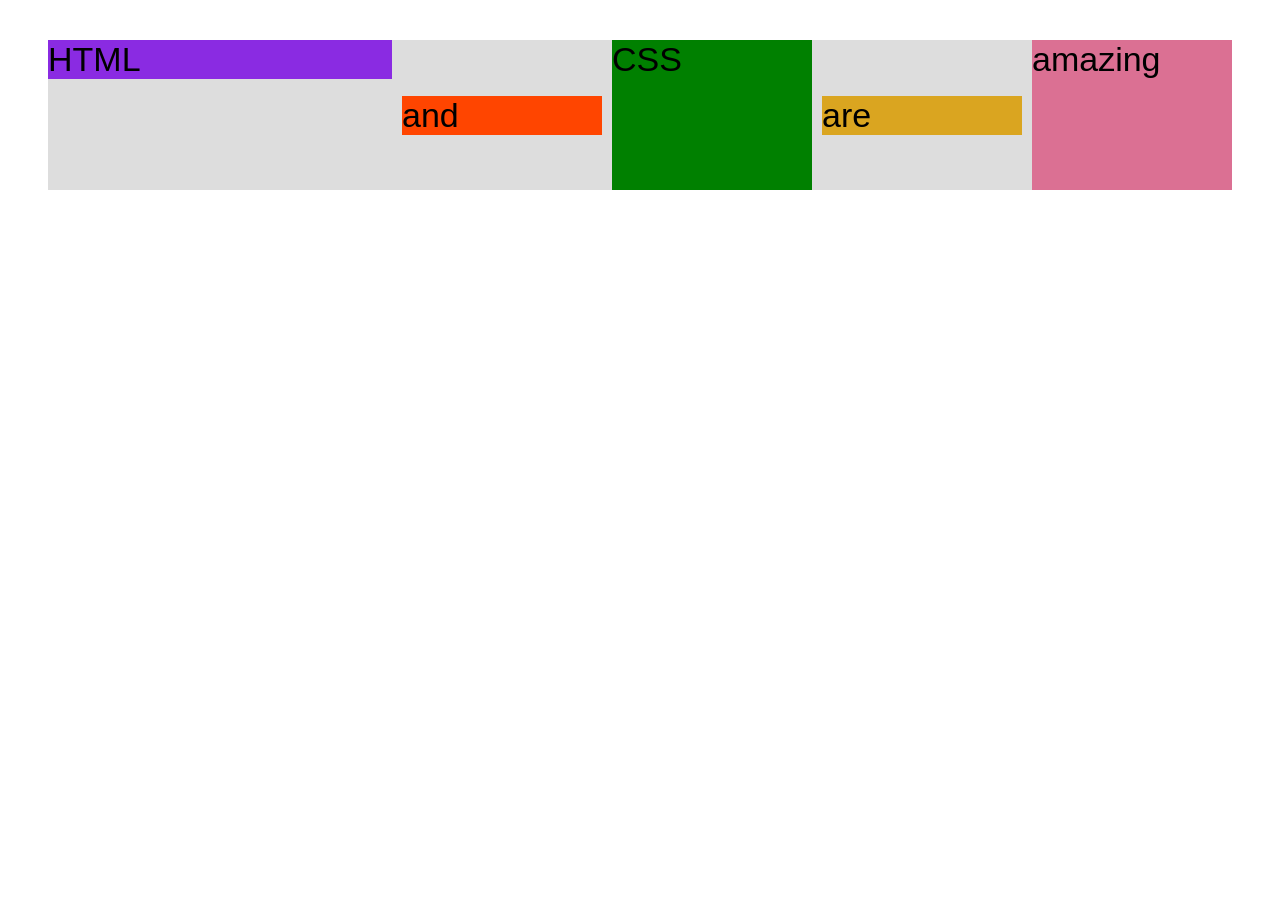
<file: flexbox.html>
<!DOCTYPE html>
<html lang="en">
  <head>
    <meta charset="UTF-8" />
    <meta http-equiv="X-UA-Compatible" content="IE=edge" />
    <meta name="viewport" content="width=device-width, initial-scale=1.0" />
    <title>Flexbox</title>
    <style>
      .el--1 {
        background-color: blueviolet;
      }
      .el--2 {
        background-color: orangered;
      }
      .el--3 {
        background-color: green;
        height: 150px;
      }
      .el--4 {
        background-color: goldenrod;
      }
      .el--5 {
        background-color: palevioletred;
      }
      .el--6 {
        background-color: steelblue;
      }
      .el--7 {
        background-color: yellow;
      }
      .el--8 {
        background-color: crimson;
      }

      .container {
        /* STARTER */
        font-family: sans-serif;
        background-color: #ddd;
        font-size: 34px;
        margin: 40px;

        /* FLEXBOX */

        display: flex;
        align-items: center; /* vertical */
        justify-content: flex-start; /* horizontal */
        gap: 10px;
      }

      .el {
        /* 
        DEFAULTS:
        flex-grow: 0;
        flex-shrink: 1;
        flex-basis: auto; */

        /* flex-basis: 200px;
        flex-shrink: 0; */
        flex: 0 0 200px; /* shorthand property */

        /* flex-grow: 1; */
        /* flex: 1; */
      }

      .el--1 {
        align-self: flex-start;
        /* order: 2; */
        flex-grow: 2;
      }

      .el--5 {
        align-self: stretch;
        order: 1;
      }

      .el--6 {
        order: -1;
      }
    </style>
  </head>
  <body>
    <div class="container">
      <div class="el el--1">HTML</div>
      <div class="el el--2">and</div>
      <div class="el el--3">CSS</div>
      <div class="el el--4">are</div>
      <div class="el el--5">amazing</div>
      <!-- <div class="el el--6">languages</div>
      <div class="el el--7">to</div>
      <div class="el el--8">learn</div> -->
    </div>
  </body>
</html>
</file>
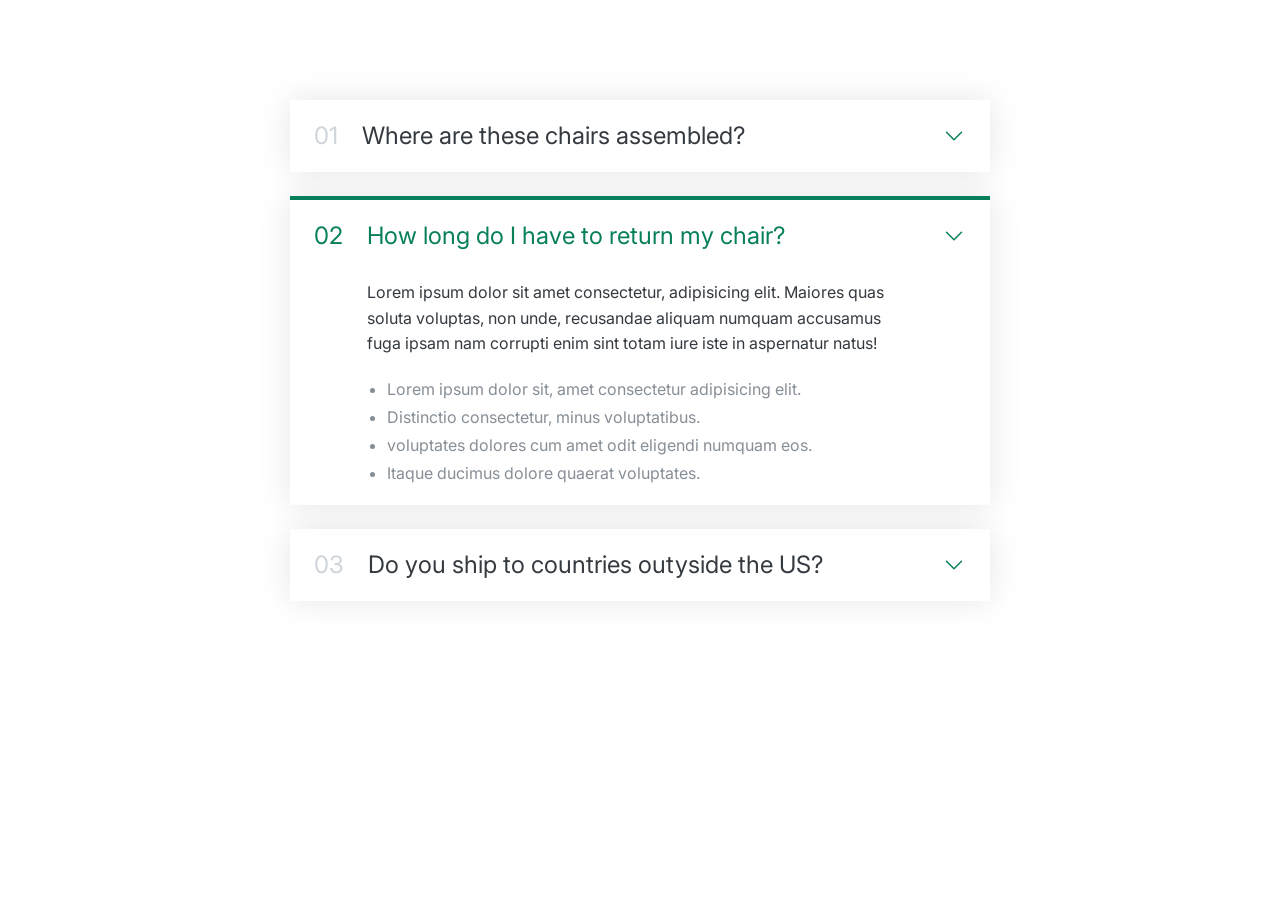
<file: components/01-accordion.html>
<!DOCTYPE html>
<html lang="en">
  <head>
    <meta charset="UTF-8" />
    <meta name="viewport" content="width=device-width, initial-scale=1.0" />
    <link
      href="https://fonts.googleapis.com/css2?family=Inter:wght@400;500;700&display=swap"
      rel="stylesheet"
    />
    <title>Accordion Component</title>

    <style>
      /*
        SPACING SYSTEM (px)
        2 / 4 / 8 / 12 / 16 / 24 / 32 / 48 / 64 / 80 / 96 / 128

        FONT SIZE SYSTEM (px)
        10 / 12 / 14 / 16 / 18 / 20 / 24 / 30 / 36 / 44 / 52 / 62 / 74 / 86 / 98
      */
      /*
        MAIN COLOR #087f5b
        GRAY COLOR #343a40
      */

      * {
        margin: 0;
        padding: 0;
        box-sizing: border-box;
        line-height: 1;
      }

      body {
        font-family: "Inter", sans-serif;
        color: #343a40;
      }

      .accordion {
        width: 700px;
        margin: 100px auto;
        display: flex;
        flex-direction: column;
        gap: 24px;
      }

      .item {
        box-shadow: 0 0px 32px rgba(0, 0, 0, 0.1);
        padding: 24px;
        display: grid;
        grid-template-columns: auto 1fr auto;
        column-gap: 24px;
        row-gap: 32px;
        align-items: center;
      }

      .number,
      .text {
        font-size: 24px;
        font-weight: 500px;
      }

      .number {
        color: #ced4da;
      }

      .text {
      }

      .icon {
        width: 24px;
        height: 24px;
        stroke: #087f5b;
      }

      .hidden-box {
        grid-column: 2;
        display: none;
      }

      .hidden-box p {
        line-height: 1.6;
        margin-bottom: 24px;
      }

      .hidden-box ul {
        color: #868e96;
        margin-left: 20px;
        display: flex;
        flex-direction: column;
        gap: 12px;
      }

      .open {
        border-top: 4px solid #087f5b;
      }

      .open .hidden-box {
        display: block;
      }

      .open .number,
      .open .text {
        color: #087f5b;
      }
    </style>
  </head>
  <body>
    <div class="accordion">
      <div class="item">
        <p class="number">01</p>
        <p class="text">Where are these chairs assembled?</p>
        <svg
          xmlns="http://www.w3.org/2000/svg"
          fill="none"
          viewBox="0 0 24 24"
          stroke-width="1.5"
          stroke="currentColor"
          class="icon"
        >
          <path
            stroke-linecap="round"
            stroke-linejoin="round"
            d="m19.5 8.25-7.5 7.5-7.5-7.5"
          />
        </svg>
        <div class="hidden-box">
          <p>
            Lorem ipsum dolor sit amet consectetur, adipisicing elit. Maiores
            quas soluta voluptas, non unde, recusandae aliquam numquam accusamus
            fuga ipsam nam corrupti enim sint totam iure iste in aspernatur
            natus!
          </p>
          <ul>
            <li>Lorem ipsum dolor sit, amet consectetur adipisicing elit.</li>
            <li>Distinctio consectetur, minus voluptatibus.</li>
            <li>voluptates dolores cum amet odit eligendi numquam eos.</li>
            <li>Itaque ducimus dolore quaerat voluptates.</li>
          </ul>
        </div>
      </div>

      <div class="item open">
        <p class="number">02</p>
        <p class="text">How long do I have to return my chair?</p>
        <svg
          xmlns="http://www.w3.org/2000/svg"
          fill="none"
          viewBox="0 0 24 24"
          stroke-width="1.5"
          stroke="currentColor"
          class="icon"
        >
          <path
            stroke-linecap="round"
            stroke-linejoin="round"
            d="m19.5 8.25-7.5 7.5-7.5-7.5"
          />
        </svg>
        <div class="hidden-box">
          <p>
            Lorem ipsum dolor sit amet consectetur, adipisicing elit. Maiores
            quas soluta voluptas, non unde, recusandae aliquam numquam accusamus
            fuga ipsam nam corrupti enim sint totam iure iste in aspernatur
            natus!
          </p>
          <ul>
            <li>Lorem ipsum dolor sit, amet consectetur adipisicing elit.</li>
            <li>Distinctio consectetur, minus voluptatibus.</li>
            <li>voluptates dolores cum amet odit eligendi numquam eos.</li>
            <li>Itaque ducimus dolore quaerat voluptates.</li>
          </ul>
        </div>
      </div>

      <div class="item">
        <p class="number">03</p>
        <p class="text">Do you ship to countries outyside the US?</p>
        <svg
          xmlns="http://www.w3.org/2000/svg"
          fill="none"
          viewBox="0 0 24 24"
          stroke-width="1.5"
          stroke="currentColor"
          class="icon"
        >
          <path
            stroke-linecap="round"
            stroke-linejoin="round"
            d="m19.5 8.25-7.5 7.5-7.5-7.5"
          />
        </svg>
        <div class="hidden-box">
          <p>
            Lorem ipsum dolor sit amet consectetur, adipisicing elit. Maiores
            quas soluta voluptas, non unde, recusandae aliquam numquam accusamus
            fuga ipsam nam corrupti enim sint totam iure iste in aspernatur
            natus!
          </p>
          <ul>
            <li>Lorem ipsum dolor sit, amet consectetur adipisicing elit.</li>
            <li>Distinctio consectetur, minus voluptatibus.</li>
            <li>voluptates dolores cum amet odit eligendi numquam eos.</li>
            <li>Itaque ducimus dolore quaerat voluptates.</li>
          </ul>
        </div>
      </div>
    </div>
  </body>
</html>
</file>
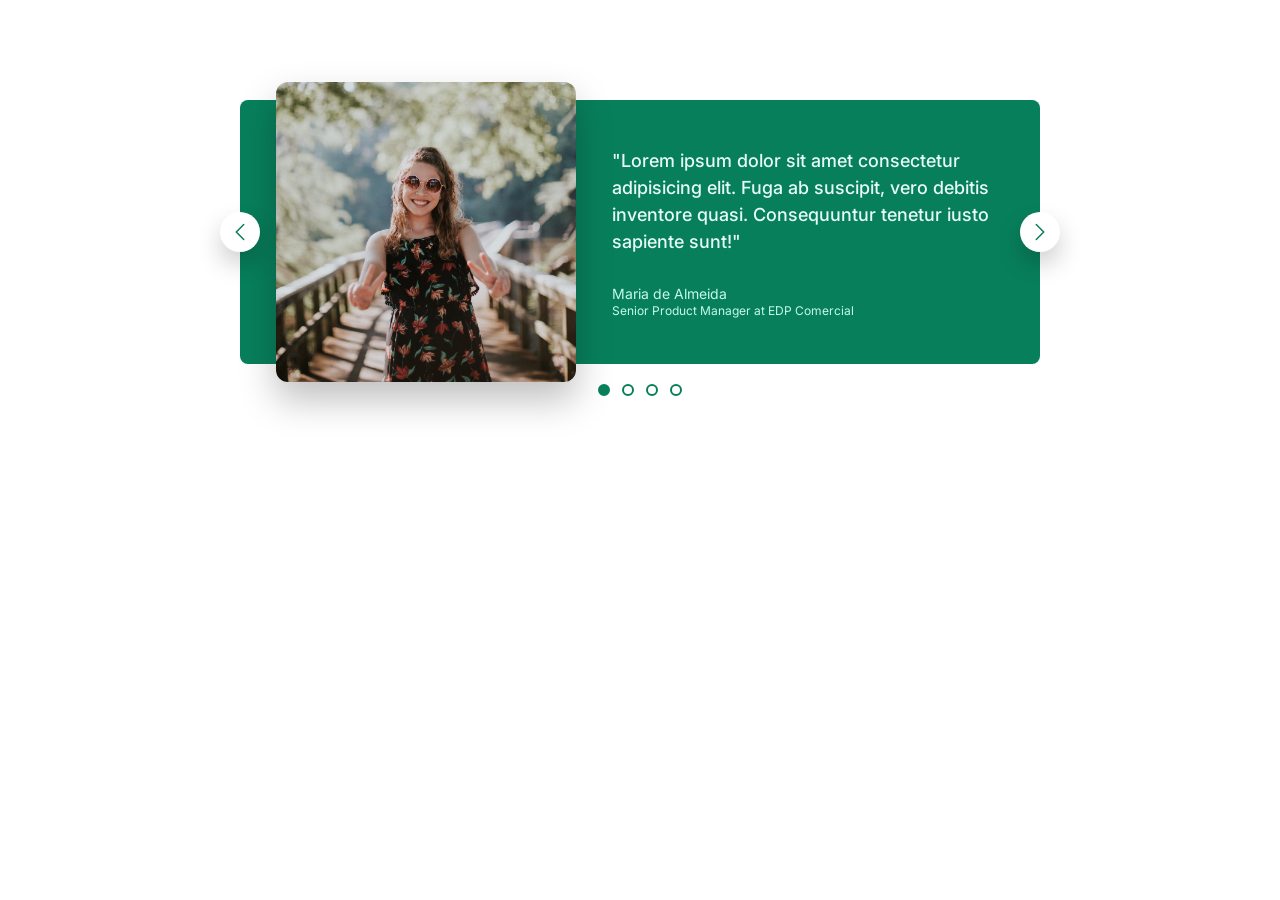
<file: components/02-carousel.html>
<!DOCTYPE html>
<html lang="en">
  <head>
    <meta charset="UTF-8" />
    <meta name="viewport" content="width=device-width, initial-scale=1.0" />
    <link
      href="https://fonts.googleapis.com/css2?family=Inter:wght@400;500;700&display=swap"
      rel="stylesheet"
    />
    <title>Carousel Component</title>

    <style>
      /*
              SPACING SYSTEM (px)
              2 / 4 / 8 / 12 / 16 / 24 / 32 / 48 / 64 / 80 / 96 / 128

              FONT SIZE SYSTEM (px)
              10 / 12 / 14 / 16 / 18 / 20 / 24 / 30 / 36 / 44 / 52 / 62 / 74 / 86 / 98
            */
      /*
              MAIN COLOR #087f5b
              GRAY COLOR #343a40
            */

      * {
        margin: 0;
        padding: 0;
        box-sizing: border-box;
        line-height: 1;
      }

      body {
        font-family: "Inter", sans-serif;
        color: #343a40;
      }

      .carousel {
        width: 800px;
        margin: 100px auto;
        background-color: #087f5b;
        padding: 32px 48px 32px 86px;
        border-radius: 8px;
        display: flex;
        align-items: center;
        gap: 86px;
        position: relative;
      }

      img {
        height: 200px;
        border-radius: 8px;
        transform: scale(1.5);
        box-shadow: 0 12px 24px rgba(0, 0, 0, 0.25);
      }

      .testimonial-text {
        font-size: 18px;
        font-weight: 500;
        line-height: 1.5;
        margin-bottom: 32px;
        color: #e6fcf5;
      }

      .testimonial-author {
        font-size: 14px;
        margin-bottom: 4px;
        color: #c3fae8;
      }

      .testimonial-job {
        font-size: 12px;
        color: #c3fae8;
      }

      /* CONTROLS */

      .btn {
        background-color: #fff;
        border: none;
        height: 40px;
        width: 40px;
        position: absolute;
        border-radius: 50%;
        display: flex;
        align-items: center;
        justify-content: center;
        box-shadow: 0 12px 24px rgba(0, 0, 0, 0.2);
        cursor: pointer;
      }

      .btn--left {
        left: 0;
        top: 50%;
        transform: translate(-50%, -50%);
      }

      .btn--right {
        right: 0;
        top: 50%;
        transform: translate(50%, -50%);
      }

      .btn-icon {
        height: 24px;
        width: 24px;
        stroke: #087f5b;
      }

      .dots {
        position: absolute;
        left: 50%;
        bottom: 0;
        transform: translate(-50%, 32px);
        display: flex;
        gap: 12px;
      }

      .dot {
        height: 12px;
        width: 12px;
        background-color: #fff;
        border: 2px solid #087f5b;
        border-radius: 50%;
        cursor: pointer;
      }

      .dot--fill {
        background-color: #087f5b;
      }
    </style>
  </head>
  <body>
    <div class="carousel">
      <img src="./images/maria.jpg" alt="Maria de Almeida" />
      <blockquote class="testimonial">
        <p class="testimonial-text">
          "Lorem ipsum dolor sit amet consectetur adipisicing elit. Fuga ab
          suscipit, vero debitis inventore quasi. Consequuntur tenetur iusto
          sapiente sunt!"
        </p>
        <p class="testimonial-author">Maria de Almeida</p>
        <p class="testimonial-job">Senior Product Manager at EDP Comercial</p>
      </blockquote>

      <button class="btn btn--left">
        <svg
          xmlns="http://www.w3.org/2000/svg"
          fill="none"
          viewBox="0 0 24 24"
          stroke-width="1.5"
          stroke="currentColor"
          class="btn-icon"
        >
          <path
            stroke-linecap="round"
            stroke-linejoin="round"
            d="M15.75 19.5 8.25 12l7.5-7.5"
          />
        </svg>
      </button>

      <button class="btn btn--right">
        <svg
          xmlns="http://www.w3.org/2000/svg"
          fill="none"
          viewBox="0 0 24 24"
          stroke-width="1.5"
          stroke="currentColor"
          class="btn-icon"
        >
          <path
            stroke-linecap="round"
            stroke-linejoin="round"
            d="m8.25 4.5 7.5 7.5-7.5 7.5"
          />
        </svg>
      </button>
      <div class="dots">
        <button class="dot dot--fill">&nbsp;</button>
        <button class="dot">&nbsp;</button>
        <button class="dot">&nbsp;</button>
        <button class="dot">&nbsp;</button>
      </div>
    </div>
  </body>
</html>
</file>
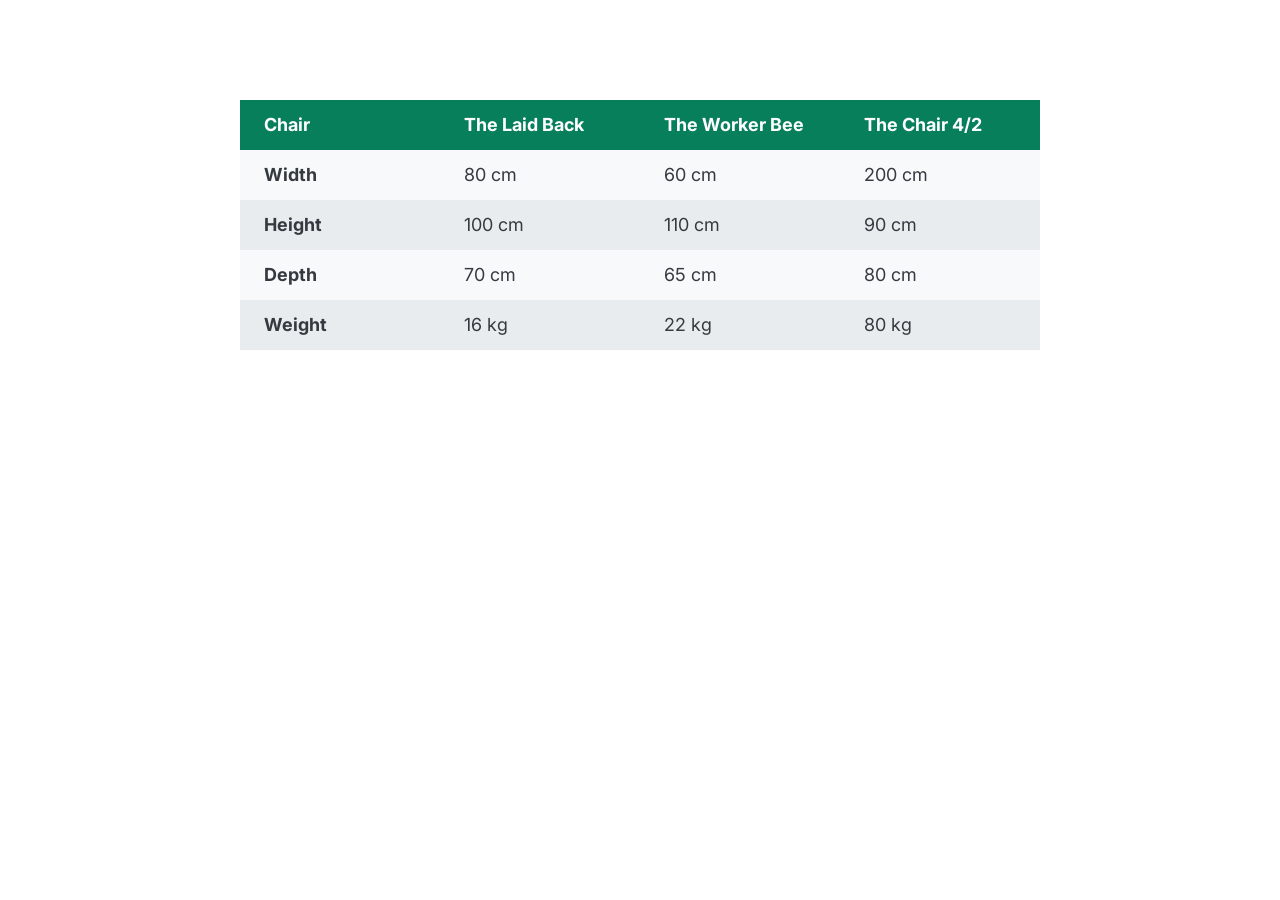
<file: components/03-table.html>
<!DOCTYPE html>
<html lang="en">
  <head>
    <meta charset="UTF-8" />
    <meta name="viewport" content="width=device-width, initial-scale=1.0" />
    <link
      href="https://fonts.googleapis.com/css2?family=Inter:wght@400;500;700&display=swap"
      rel="stylesheet"
    />
    <title>Carousel Component</title>

    <style>
      /*
              SPACING SYSTEM (px)
              2 / 4 / 8 / 12 / 16 / 24 / 32 / 48 / 64 / 80 / 96 / 128

              FONT SIZE SYSTEM (px)
              10 / 12 / 14 / 16 / 18 / 20 / 24 / 30 / 36 / 44 / 52 / 62 / 74 / 86 / 98
            */
      /*
              MAIN COLOR #087f5b
              GRAY COLOR #343a40
            */

      * {
        margin: 0;
        padding: 0;
        box-sizing: border-box;
      }

      body {
        font-family: "Inter", sans-serif;
        color: #343a40;
        line-height: 1;
        display: flex;
        justify-content: center;
      }

      table {
        width: 800px;
        margin-top: 100px;
        font-size: 18px;
        border-collapse: collapse;
      }

      th,
      td {
        /* border: 1px solid #343a40; */
        padding: 16px 24px;
        text-align: left;
      }

      thead tr {
        background-color: #087f5b;
        color: #fff;
      }

      thead th {
        width: 25%;
      }

      tbody tr:nth-child(odd) {
        background-color: #f8f9fa;
      }

      tbody tr:nth-child(even) {
        background-color: #e9ecef;
      }
    </style>
  </head>
  <body>
    <table>
      <thead>
        <tr>
          <th>Chair</th>
          <th>The Laid Back</th>
          <th>The Worker Bee</th>
          <th>The Chair 4/2</th>
        </tr>
      </thead>

      <tbody>
        <tr>
          <th>Width</th>
          <td>80 cm</td>
          <td>60 cm</td>
          <td>200 cm</td>
        </tr>
        <tr>
          <th>Height</th>
          <td>100 cm</td>
          <td>110 cm</td>
          <td>90 cm</td>
        </tr>
        <tr>
          <th>Depth</th>
          <td>70 cm</td>
          <td>65 cm</td>
          <td>80 cm</td>
        </tr>
        <tr>
          <th>Weight</th>
          <td>16 kg</td>
          <td>22 kg</td>
          <td>80 kg</td>
        </tr>
      </tbody>
    </table>
  </body>
</html>
</file>
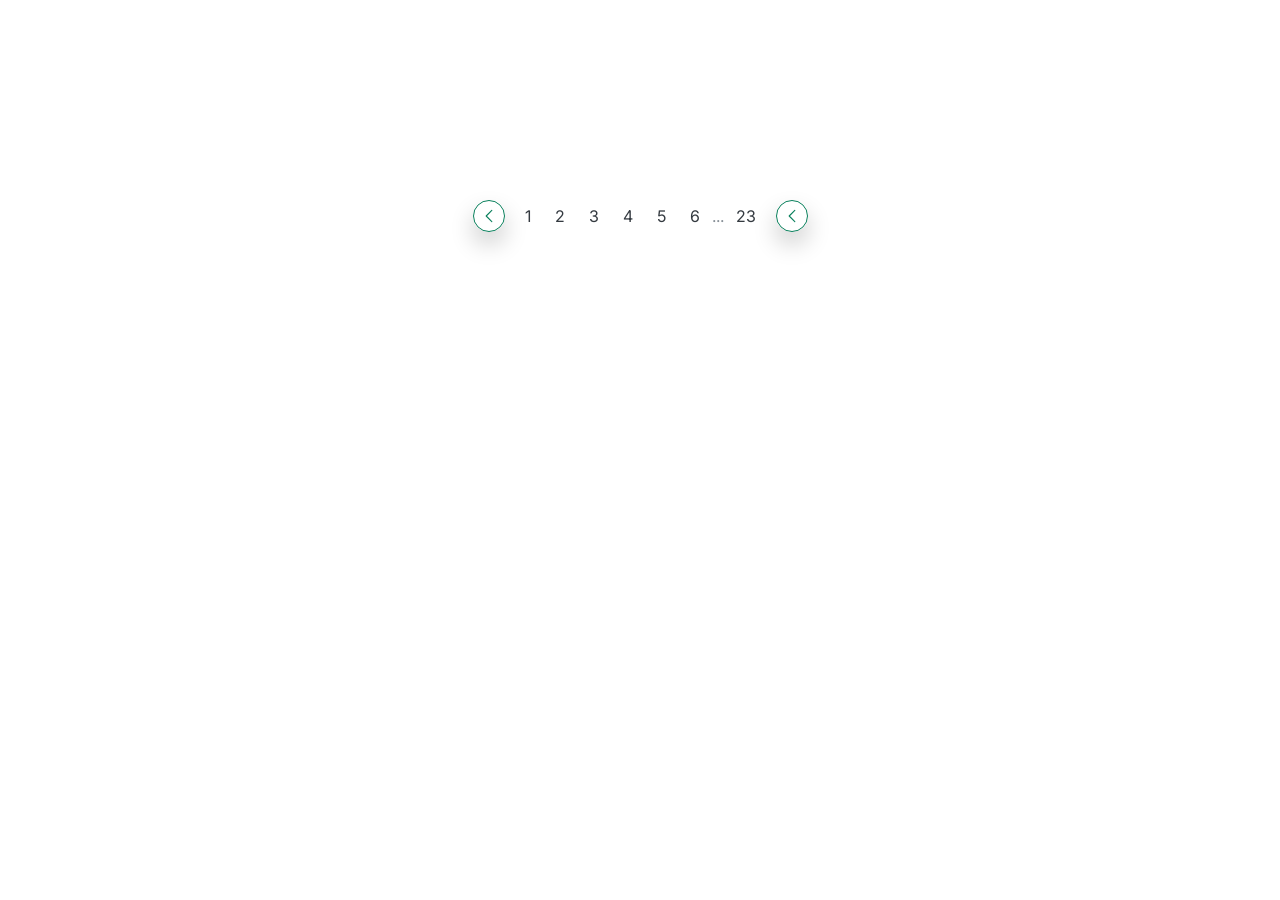
<file: components/04-pagination.html>
<!DOCTYPE html>
<html lang="en">
  <head>
    <meta charset="UTF-8" />
    <meta name="viewport" content="width=device-width, initial-scale=1.0" />
    <link
      href="https://fonts.googleapis.com/css2?family=Inter:wght@400;500;700&display=swap"
      rel="stylesheet"
    />
    <title>Carousel Component</title>

    <style>
      /*
              SPACING SYSTEM (px)
              2 / 4 / 8 / 12 / 16 / 24 / 32 / 48 / 64 / 80 / 96 / 128

              FONT SIZE SYSTEM (px)
              10 / 12 / 14 / 16 / 18 / 20 / 24 / 30 / 36 / 44 / 52 / 62 / 74 / 86 / 98
            */
      /*
              MAIN COLOR #087f5b
              GRAY COLOR #343a40
            */

      * {
        margin: 0;
        padding: 0;
        box-sizing: border-box;
      }

      body {
        font-family: "Inter", sans-serif;
        line-height: 1;
        display: flex;
        justify-content: center;
      }

      .pagination {
        margin-top: 200px;
        display: flex;
        justify-content: center;
        align-items: center;
      }

      .btn {
        background: none;
        border: 1px solid #087f5b;
        height: 32px;
        width: 32px;
        border-radius: 50%;
        box-shadow: 0 12px 24px rgba(0, 0, 0, 0.2);
        display: flex;
        justify-content: center;
        align-items: center;
        cursor: pointer;
        margin: 0 8px;
      }

      .btn:hover {
        background-color: #087f5b;
      }

      .btn:hover .btn-icon {
        stroke: #fff;
      }

      .btn-icon {
        stroke: #087f5b;
        width: 18px;
        height: 18px;
      }

      a:link,
      a:visited {
        text-decoration: none;
        color: #343a40;
        margin: 0 12px;
        display: flex;
        justify-content: center;
        align-items: center;
      }

      a:hover,
      a:focus,
      a:active {
        background-color: #087f5b;
        border-radius: 200px;
        height: 24px;
        width: 24px;
        color: #fff;
      }

      span {
        color: #868e96;
      }
    </style>
  </head>
  <body>
    <div class="pagination">
      <button class="btn">
        <svg
          xmlns="http://www.w3.org/2000/svg"
          fill="none"
          viewBox="0 0 24 24"
          stroke-width="1.5"
          stroke="currentColor"
          class="btn-icon"
        >
          <path
            stroke-linecap="round"
            stroke-linejoin="round"
            d="M15.75 19.5 8.25 12l7.5-7.5"
          />
        </svg>
      </button>
      <a href="#">1</a>
      <a href="#">2</a>
      <a href="#">3</a>
      <a href="#">4</a>
      <a href="#">5</a>
      <a href="#">6</a>
      <span>...</span>
      <a href="#">23</a>
      <button class="btn">
        <svg
          xmlns="http://www.w3.org/2000/svg"
          fill="none"
          viewBox="0 0 24 24"
          stroke-width="1.5"
          stroke="currentColor"
          class="btn-icon"
        >
          <path
            stroke-linecap="round"
            stroke-linejoin="round"
            d="M15.75 19.5 8.25 12l7.5-7.5"
          />
        </svg>
      </button>
    </div>
  </body>
</html>
</file>
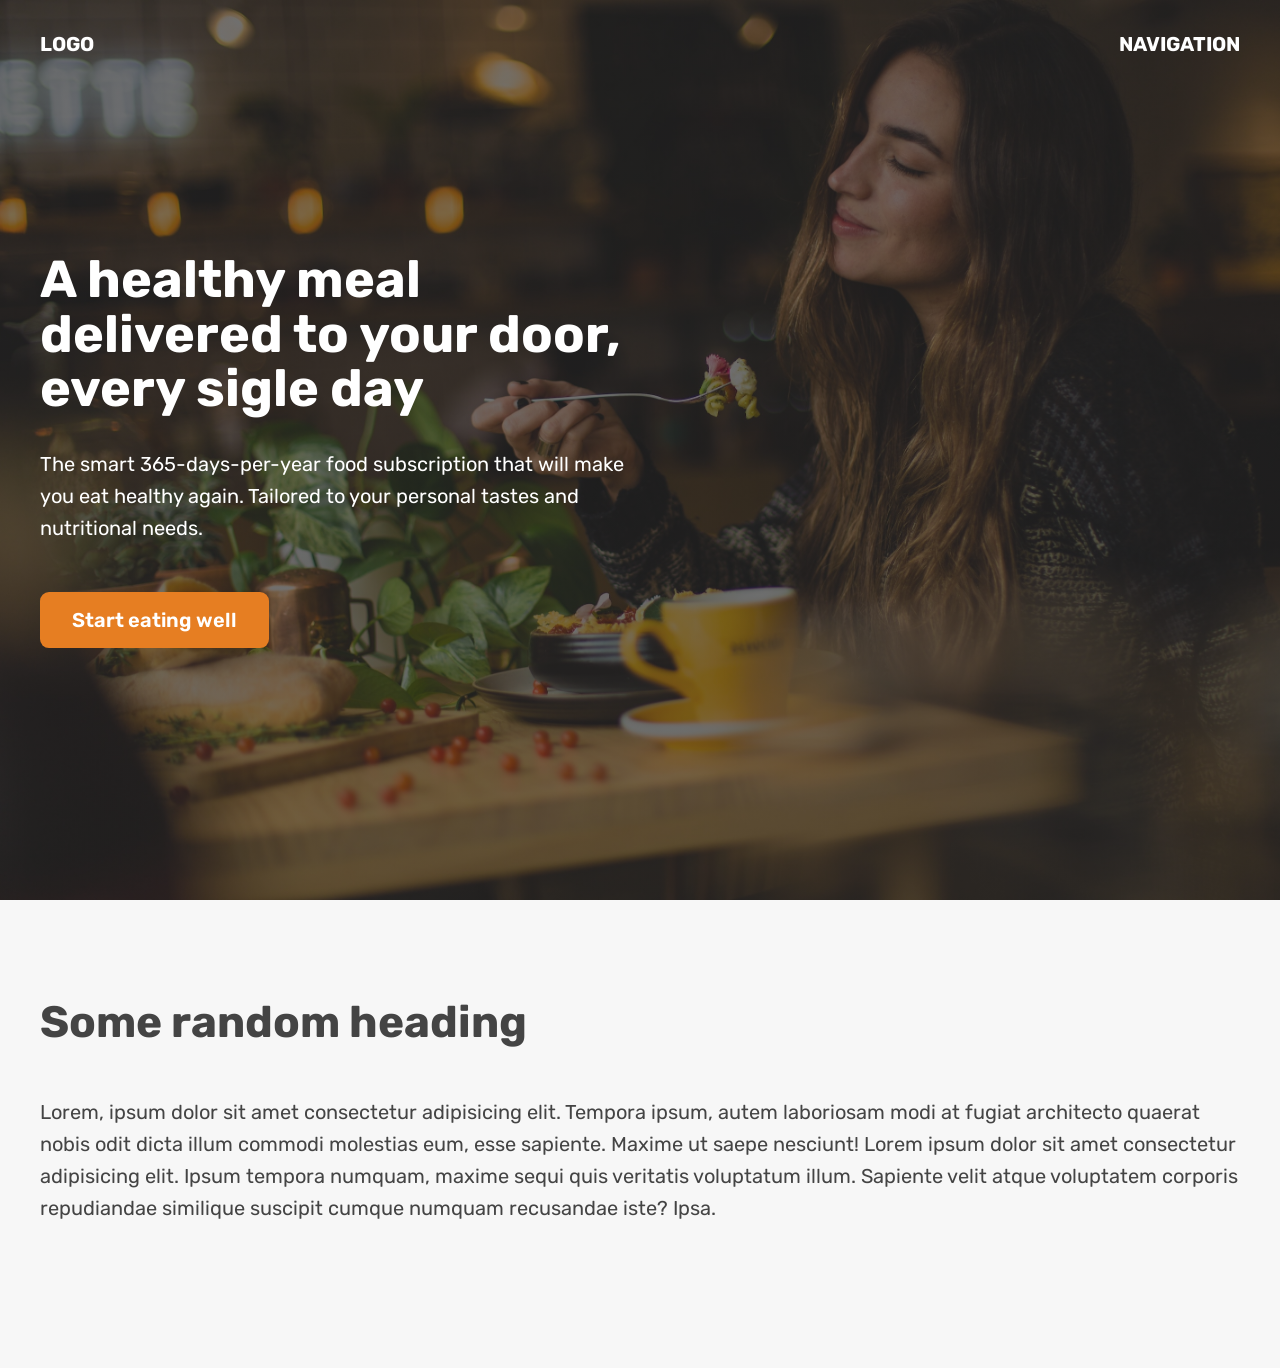
<file: components/05-hero.html>
<!DOCTYPE html>
<html lang="en">
  <head>
    <meta charset="UTF-8" />
    <meta name="viewport" content="width=device-width, initial-scale=1.0" />
    <title>Omnifood Hero Section</title>
    <link rel="preconnect" href="https://fonts.googleapis.com" />
    <link rel="preconnect" href="https://fonts.gstatic.com" crossorigin />
    <link rel="preconnect" href="https://fonts.googleapis.com" />
    <link rel="preconnect" href="https://fonts.gstatic.com" crossorigin />
    <link
      href="https://fonts.googleapis.com/css2?family=Rubik:ital,wght@0,300..900;1,300..900&display=swap"
      rel="stylesheet"
    />
    <style>
      * {
        margin: 0;
        padding: 0;
        box-sizing: border-box;
      }

      html {
        font-family: "Rubik", sans-serif;
        color: #444;
      }

      .container {
        margin: 0 auto;
        width: 1200px;
      }

      header {
        height: 100vh;
        position: relative;
        background-image: linear-gradient(
            rgba(34, 34, 34, 0.6),
            rgba(34, 34, 34, 0.6)
          ),
          url(./images/hero.jpg);
        background-size: cover;
        color: #fff;
      }

      nav {
        font-size: 20px;
        font-weight: 700;
        display: flex;
        justify-content: space-between;
        padding-top: 32px;
      }

      .header-container {
        width: 1200px;
        position: absolute;
        left: 50%;
        top: 50%;
        transform: translate(-50%, -50%);
      }

      .header-container-inner {
        width: 50%;
      }

      h1 {
        font-size: 52px;
        margin-bottom: 32px;
        line-height: 1.05;
      }

      p {
        font-size: 20px;
        line-height: 1.6;
        margin-bottom: 48px;
      }

      .btn:link,
      .btn.visited {
        font-size: 20px;
        font-weight: 600;
        background-color: #e67e22;
        color: #fff;
        text-decoration: none;
        display: inline-block;
        padding: 16px 32px;
        border-radius: 9px;
      }

      h2 {
        font-size: 44px;
        margin-bottom: 48px;
      }

      section {
        padding: 96px 0;
        background-color: #f7f7f7;
      }
    </style>
  </head>
  <body>
    <header>
      <nav class="container">
        <div>LOGO</div>
        <div>NAVIGATION</div>
      </nav>

      <div class="header-container">
        <div class="header-container-inner">
          <h1>A healthy meal delivered to your door, every sigle day</h1>
          <p>
            The smart 365-days-per-year food subscription that will make you eat
            healthy again. Tailored to your personal tastes and nutritional
            needs.
          </p>
          <a href="#" class="btn">Start eating well</a>
        </div>
      </div>
    </header>

    <section>
      <div class="container">
        <h2>Some random heading</h2>
        <p>
          Lorem, ipsum dolor sit amet consectetur adipisicing elit. Tempora
          ipsum, autem laboriosam modi at fugiat architecto quaerat nobis odit
          dicta illum commodi molestias eum, esse sapiente. Maxime ut saepe
          nesciunt! Lorem ipsum dolor sit amet consectetur adipisicing elit.
          Ipsum tempora numquam, maxime sequi quis veritatis voluptatum illum.
          Sapiente velit atque voluptatem corporis repudiandae similique
          suscipit cumque numquam recusandae iste? Ipsa.
        </p>
      </div>
    </section>
  </body>
</html>
</file>
<file: style.css>
/* * {
  border-top: 10px solid #1098ad;
} */

* {
  margin: 0;
  padding: 0;
  box-sizing: border-box;
}

body {
  font-family: sans-serif;
  color: #444;
  position: relative;
}

.container {
  width: 1200px;
  /* margin-left: auto;
  margin-right: auto; */
  margin: 0 auto;
}

.main-header {
  background-color: #f7f7f7;
  /* padding: 20px;
  padding-left: 40px;
  padding-right: 40px; */
  padding: 20px 40px;
  /* margin-bottom: 60px; */
  /* height: 80px; */
}

nav {
  font-size: 18px;
  text-align: center;
}

/* article {
  margin-bottom: 60px;
} */

.post-header {
  margin-bottom: 40px;
}

h1,
h2,
h3 {
  color: #1098ad;
}

h1 {
  font-size: 26px;
  text-transform: uppercase;
  font-style: italic;
}

h2 {
  font-size: 40px;
  margin-bottom: 30px;
}

h3 {
  font-size: 30px;
  margin-bottom: 20px;
  margin-top: 40px;
}

h4 {
  font-size: 20px;
  text-transform: uppercase;
  text-align: center;
  margin-bottom: 30px;
}

p {
  font-size: 22px;
  line-height: 1.5;
  margin-bottom: 15px;
}

ul,
ol {
  margin-left: 50px;
  margin-bottom: 20px;
}

li {
  font-size: 20px;
  margin-bottom: 10px;
  /* display: inline; */
}

li:last-child {
  margin-bottom: 0;
}

/* footer p {
  font-size: 16px;
} */

/* article header p {
  font-style: italic;
} */

#author {
  font-style: italic;
  font-size: 18px;
}

#copyright {
  font-size: 16px;
}

.related-author {
  font-size: 18px;
  font-weight: bold;
}

.related {
  list-style: none;
  margin-left: 0;
}

aside {
  background-color: #f7f7f7;
  border-top: 5px solid #1098ad;
  border-bottom: 5px solid #1098ad;
  padding: 50px 40px;
}

li:first-child {
  font-weight: bold;
}

li:last-child {
  font-style: italic;
}

/* li:nth-child(odd) {
  color: red;
} */

/* li:nth-child(2) {
  color: red;
} */

/* Misconception: This won't work!
article p:first-child {
  color: red;
} */

/* Styling hyperlinks */

a:link {
  color: #1098ad;
  text-decoration: none;
}

a:visited {
  color: #1098ad;
}

a:hover {
  color: orangered;
  font-weight: bold;
  text-decoration: underline orangered;
}

a:active {
  background-color: black;
  font-style: italic;
}

.post-image {
  width: 100%;
  height: auto;
}

nav a:link {
  /* background-color: orangered;
  margin: 20px;
  padding: 20px;
  display: block; */
  margin-right: 30px;
  display: inline-block;
}

nav a:link:last-child {
  margin-right: 0;
}

button {
  font-size: 22px;
  padding: 20px;
  cursor: pointer;

  position: absolute;
  bottom: 50px;
  right: 50px;
}

button::first-letter {
  color: red;
}

h1::first-letter {
  font-style: normal;
  margin-right: 5px;
}

/* h3 + p::first-line {
  color: red;
} */

h2 {
  position: relative;
}

h2::after {
  content: "TOP";
  background-color: #ffe70e;
  color: #444;
  font-size: 16px;
  font-weight: bold;
  display: inline-block;
  padding: 5px 10px;
  position: absolute;
  top: -10px;
  right: -25px;
}

/* 

FLOAT

.author-image {
  float: left;
  margin-bottom: 20px;
}

.author {
  float: left;
  margin-top: 10px;
  margin-left: 20px;
}

h1 {
  float: left;
}

nav {
  float: right;
}

.clear {
  clear: both;
} 

.clearfix::after {
  clear: both;
  content: "";
  display: block;
}

article {
  width: 825px;
  float: left;
}

aside {
  width: 300px;
  float: right;
}

footer {
  clear: both;
}
 */

.main-header {
  display: flex;
  align-items: center;
  justify-content: space-between;
}

.author-box {
  display: flex;
  align-items: center;
  margin-bottom: 15px;
}

.author {
  margin-bottom: 0;
  margin-left: 15px;
}

.related-post {
  display: flex;
  align-items: center;
  gap: 20px;
  margin-bottom: 30px;
}

.related-link:link {
  font-size: 17px;
  font-weight: bold;
  font-style: normal;
  display: block;
  margin-bottom: 5px;
}

.related-author {
  margin-bottom: 0;
  font-size: 14px;
  font-weight: normal;
  font-style: italic;
}

/* FLEXBOX LAYOUT */

/* .row {
  display: flex;
  gap: 75px;
  margin-bottom: 60px;
  align-items: flex-start;
}

article {
  flex: 1;
  margin-bottom: 0;
}

aside {
  /* 
  DEFAULTS:
  flex-grow: 0;
  flex-shrink: 1;
  flex-basis: auto; 
  flex: 0 0 300px;
} */

/* CSS GRID LAYOUT */

.container {
  display: grid;
  grid-template-columns: 1fr 300px;
  column-gap: 75px;
  row-gap: 60px;
  align-items: start;
}

.main-header {
  /* grid-column: 1 / span 2; */
  grid-column: 1 / -1;
}

footer {
  grid-column: 1 / -1;
}
</file>
<file: design/style.css>
/*
SPACING SYSTEM (px)
2 / 4 / 8 / 12 / 16 / 24 / 32 / 48 / 64 / 80 / 96 / 128

FONT SIZE SYSTEM (px)
10 / 12 / 14 / 16 / 18 / 20 / 24 / 30 / 36 / 44 / 52 / 62 / 74 / 86 / 98
*/

/* 
MAIN COLOR #087f5b 
GRAY COLOR #343a40
*/

* {
  margin: 0;
  padding: 0;
  box-sizing: border-box;
}

/* ------------------------ */
/* GENERAL STYLES */
/* ------------------------ */
body {
  font-family: "Inter", sans-serif;
  color: #343a40;
  border-bottom: 8px solid #087f5b;
}

.container {
  width: 960px;
  margin: 0 auto;
}

header,
section {
  margin-bottom: 96px;
}

h2 {
  margin-bottom: 48px;
  font-size: 36px;
  letter-spacing: -0.5px;
}

.grid-3-cols {
  display: grid;
  grid-template-columns: repeat(3, 1fr);
  column-gap: 80px;
}

.btn:link,
.btn:visited {
  background-color: #087f5b;
  color: #fff;
  text-decoration: none;
  text-transform: uppercase;
  font-weight: 500;
  display: inline-block;
  border-radius: 100px;
}

.btn:hover,
.btn:active {
  background-color: #099268;
}

.btn--big {
  font-size: 18px;
  padding: 16px 32px;
}
.btn--small {
  font-size: 14px;
  padding: 8px 12px;
}

img {
  border-radius: 12px;
}

/* ------------------------ */
/* COMPONENT STYLES */
/* ------------------------ */

/* HEADER */
header {
  display: grid;
  grid-template-columns: repeat(2, 1fr);
  column-gap: 80px;
  margin-top: 64px;
}

.header-text-box {
  align-self: center;
}

h1 {
  margin-bottom: 32px;
  font-size: 44px;
  line-height: 1.1;
  letter-spacing: -1px;
  /* text-shadow: 0 5px 5px rgba(0, 0, 0, 0.2); */
}

.header-text {
  margin-bottom: 24px;
  font-size: 18px;
  line-height: 1.7;
}

img {
  width: 100%;
}

/* FEATURES */
.features-icon {
  stroke: #087f5b;
  width: 32px;
  height: 32px;
  margin-bottom: 24px;
}

.features-title {
  margin-bottom: 16px;
  font-size: 20px;
}

.features-text {
  font-size: 18px;
  line-height: 1.7;
}

/* TESTIMONIAL */
.testimonial-section {
  background-color: #087f5b;
  color: #fff;
  padding: 24px;
  border-radius: 12px;
}

.testimonial-box {
  grid-column: 2 / -1;
  align-self: center;
}

.testimonial-box h2 {
  margin-bottom: 24px;
  font-size: 24px;
}

.testimonial-text {
  font-style: italic;
  margin-bottom: 24px;
  font-size: 18px;
  line-height: 1.7;
  color: #e6fcf5;
}

.testimonial-author {
  color: #c3fae8;
}

/* CHAIRS */

.chair {
  box-shadow: 0 20px 30px 0 rgba(0, 0, 0, 0.07);
  border-radius: 12px;
}

.chair img {
  border-bottom-left-radius: 0;
  border-bottom-right-radius: 0;
}

.chair-box {
  padding: 32px;
}

h3 {
  margin-bottom: 24px;
  font-size: 20px;
}

.chair-details {
  list-style: none;
  margin-bottom: 48px;
}

.chair-details li {
  display: flex;
  align-items: center;
  gap: 12px;
  margin-bottom: 16px;
}

.chair-details li:last-child {
  margin-bottom: 0;
}

.chair-icon {
  stroke: #087f5b;
  width: 24px;
  height: 24px;
}

.chair-price {
  display: flex;
  justify-content: space-between;
  font-size: 20px;
  align-items: center;
}

footer {
  margin-bottom: 48px;
  font-size: 14px;
  color: #495057;
}
</file>
<file: omnifood/css/general.css>
/* 

--- 01 TYPOGRAPHY SYSTEM:

- Font size (px):
10 / 12 / 14 / 16 / 18 / 20 / 24 / 30 / 36 / 44 / 52 / 62 / 74 / 86 / 98

- Font weights: 
Default: 400
Medium: 500
Semi-bold: 600
Bold: 700

- Line heights: 
Default: 1
Small: 1.05
Medium: 1.2
Paragraph default: 1.6

- Letter spacing
-0.5px
0.75px

--- 02 COLORS:

- Primary: #e67e22
- Tints: #fdf2e9, #fae5d3
- Shades: #cf711f
- Accents: 
- Grays: 
#555
#333

--- 03 SHADOWS:

--- 04 BORDER-RADIOUS:

Default: 9px

--- 07 WHITESPACE: 

- Spacing system (px):
2 / 4 / 8 / 12 / 16 / 24 / 32 / 48 / 64 / 80 / 96 / 128

*/

* {
  padding: 0;
  margin: 0;
  box-sizing: border-box;
}

html {
  /* font-size: 10px */
  /* 10px / 16px = 0.625 = 62.5% */
  /* Percentage if user's browser font-size setting */
  font-size: 62.5%;
}

body {
  font-family: "Rubik", sans-serif;
  line-height: 1;
  font-weight: 400;
  color: #555;
}

/* GENERAL REUSABLE COMPONENTS */

.container {
  max-width: 120rem;
  margin: 0 auto;
  padding: 0 3.2rem;
}

.grid {
  display: grid;
  column-gap: 6.4rem;
  row-gap: 9.6rem;
}

.grid--center-v {
  align-items: center;
}

.grid--2-cols {
  grid-template-columns: repeat(2, 1fr);
}

.grid--3-cols {
  grid-template-columns: repeat(3, 1fr);
}

.grid--4-cols {
  grid-template-columns: repeat(3, 1fr);
}

.heading-primary,
.heading-secondary,
.heading-tertiary {
  font-weight: 700;
  color: #333;
  letter-spacing: -0.5px;
}

.heading-primary {
  font-size: 5.2rem;
  line-height: 1.05;
  margin-bottom: 3.2rem;
}

.heading-secondary {
  font-size: 4.4rem;
  line-height: 1.2;
  margin-bottom: 9.6rem;
}

.subheading {
  display: block;
  font-size: 1.6rem;
  font-weight: 500;
  color: #cf711f;
  text-transform: uppercase;
  margin-bottom: 1.6rem;
  letter-spacing: 0.75px;
}

.heading-tertiary {
  font-size: 3rem;
  line-height: 1.2;
  margin-bottom: 3.2rem;
}

.btn:link,
.btn:visited {
  display: inline-block;
  text-decoration: none;
  font-size: 2rem;
  font-weight: 600;
  padding: 1.6rem 3.2rem;
  border-radius: 9px;

  transition: background-color 0.3s;
}

.btn--full:link,
.btn--full:visited {
  background-color: #e67e22;
  color: #fff;
}

.btn--full:hover,
.btn--full:active {
  background-color: #cf711f;
}

.btn--outline:link,
.btn--outline:visited {
  background-color: #fff;
  color: #555;
}

.btn--outline:hover,
.btn--outline:active {
  background-color: #fdf2e9;

  /* border: 3px solid #fff; */

  /* Trick to add border inside */

  box-shadow: inset 0 0 0 3px #fff;
}

.margin-right-sm {
  margin-right: 1.6rem !important;
}
</file>
<file: omnifood/css/style.css>
/* HEADER */

.header {
  display: flex;
  justify-content: space-between;
  align-items: center;
  background-color: #fdf2e9;

  height: 9.6rem;
  padding: 0 4.8rem;
}

.logo {
  height: 2.2rem;
}

/* NAVIGATION */

.main-nav-list {
  list-style: none;
  display: flex;
  align-items: center;
  gap: 3.2rem;
}

.main-nav-link:link,
.main-nav-link:visited {
  display: inline-block;
  text-decoration: none;
  color: #333;
  font-weight: 500;
  font-size: 1.8rem;
  transition: all 0.3s;
}

.main-nav-link:hover,
.main-nav-link:active {
  color: #cf711f;
}

.main-nav-link.nav-cta:link,
.main-nav-link.nav-cta:visited {
  padding: 1.2rem 2.4rem;
  border-radius: 9px;
  color: #fff;
  background-color: #e67e22;
}

.main-nav-link.nav-cta:hover,
.main-nav-link.nav-cta:active {
  background-color: #cf711f;
}

/* HERO SECTION */

.section-hero {
  background-color: #fdf2e9;
  padding: 4.8rem 0 9.6rem 0;
}

.hero {
  max-width: 130rem;
  margin: 0 auto;
  padding: 0 3.2rem;
  display: grid;
  grid-template-columns: 1fr 1fr;
  gap: 9.6rem;
  align-items: center;
}

.hero-description {
  font-size: 2rem;
  line-height: 1.6;
  margin-bottom: 4.8rem;
}

.hero-img {
  width: 100%;
}

.delivered-meals {
  display: flex;
  align-items: center;
  gap: 1.6rem;
  margin-top: 8rem;
}

.delivered-images {
  display: flex;
}

.delivered-images img {
  height: 4.8rem;
  width: 4.8rem;
  border-radius: 50%;
  margin-right: -1.6rem;
  border: 3px solid #fdf2e9;
}

.delivered-images img:last-child {
  margin: 0;
}

.delivered-text {
  font-size: 1.8rem;
  font-weight: 600;
}

.delivered-text span {
  color: #cf711f;
  font-weight: 700;
}

/* FEATURED IN SECTION */

.section-featured {
  padding: 4.8rem 0 3.2rem 0;
}

.heading-featured-in {
  font-size: 1.4rem;
  text-transform: uppercase;
  letter-spacing: 0.75px;
  font-weight: 500;
  text-align: center;
  margin-bottom: 2.4rem;
  color: #888;
}

.logos {
  display: flex;
  justify-content: space-around;
}

.logos img {
  height: 3.2rem;
  filter: brightness(0);
  opacity: 50%;
}

/* HOW IT WORKS SECTION */

.section-how {
  padding: 9.6rem 0;
}

.step-number {
  font-size: 8.6rem;
  font-weight: 600;
  color: #ddd;
  margin-bottom: 1.2rem;
}

.step-description {
  font-size: 1.8rem;
  line-height: 1.8;
}

.step-image-box {
  position: relative;
  display: flex;
  align-items: center;
  justify-content: center;
}

.step-image-box::before,
.step-image-box::after {
  content: "";
  display: block;
  border-radius: 50%;

  position: absolute;
  top: 50%;
  left: 50%;
  transform: translate(-50%, -50%);
}

.step-image-box::before {
  width: 60%;
  /* height: 60%; */
  padding-bottom: 60%;
  background-color: #fdf2e9;
  z-index: -2;
}

.step-image-box::after {
  width: 45%;
  padding-bottom: 45%;
  background-color: #fae5d3;
  z-index: -1;
}

.step-image {
  width: 35%;
}
</file>
<file: style-allstar.css>
* {
  margin: 0;
  padding: 0;
  box-sizing: border-box;
}

.container {
  width: 825px;
  margin: 50px auto;
}

article {
  border: 5px solid black;
  font-family: sans-serif;
  line-height: 1.4;
  position: relative;
}

.sneaker-title {
  text-transform: uppercase;
  text-align: center;
  background-color: #f7f7f7;
  padding: 20px;
}

.sale {
  background-color: red;
  width: fit-content;
  padding: 8px 20px;
  color: #f7f7f7;
  font-weight: bold;
  letter-spacing: 4px;
  position: absolute;
  top: -20px;
  left: -40px;
  /* pode usar também: display: inline-block; */
}

p strong {
  font-size: 24px;
}

.shipping {
  text-transform: uppercase;
  color: #444;
  font-size: 12px;
  font-weight: bold;
}

article h3 {
  text-transform: uppercase;
  font-size: 16;
  padding-bottom: 10px;
}

ul {
  list-style: square;
}

ul li {
  margin: 0 0 10px 20px;
}

ul li:last-child {
  margin-bottom: 0;
}

.btn {
  background-color: black;
  color: white;
  text-transform: uppercase;
  font-size: 20px;
  cursor: pointer;
  padding: 15px;
  width: 100%;
}

.btn:hover {
  background-color: white;
  color: black;
  border-top: 5px solid black;
}

.more-information:link,
.more-information:visited {
  color: black;
  display: inline-block;
  padding-bottom: 25px;
}

.more-information:hover,
.more-information:active {
  text-decoration: none;
}

.color-boxes li {
  width: 22px;
  height: 22px;
  list-style-type: none;
}

.color-boxes {
  display: flex;
  gap: 10px;
}

.black-box {
  background-color: black;
}

.blue-box {
  background-color: blue;
}

.red-box {
  background-color: red;
}

.yellow-box {
  background-color: goldenrod;
}

.green-box {
  background-color: greenyellow;
}

.brown-box {
  background-color: sienna;
}

/* Flex layout */

/* .shoe-container {
  display: flex;
  align-items: center;
  gap: 40px;
} */

.product-info {
  padding: 10px 0 10px 0;
}

/* .shoe-info {
  flex: 1;
}

.details {
  flex: 1;
} */

/* .shoe-img {
  align-self: flex-end;
} */

.btn {
  margin-top: -7px;
}

.price-shipping {
  display: flex;
  align-items: center;
  justify-content: space-between;
}

/* GRID LAYOUT */

article {
  display: grid;
  grid-template-columns: 250px 1fr 1fr;
  column-gap: 40px;
  align-items: center;
}

.sneaker-title {
  grid-column: 1 / -1;
}

.btn {
  grid-column: 1 / -1;
}
</file>
